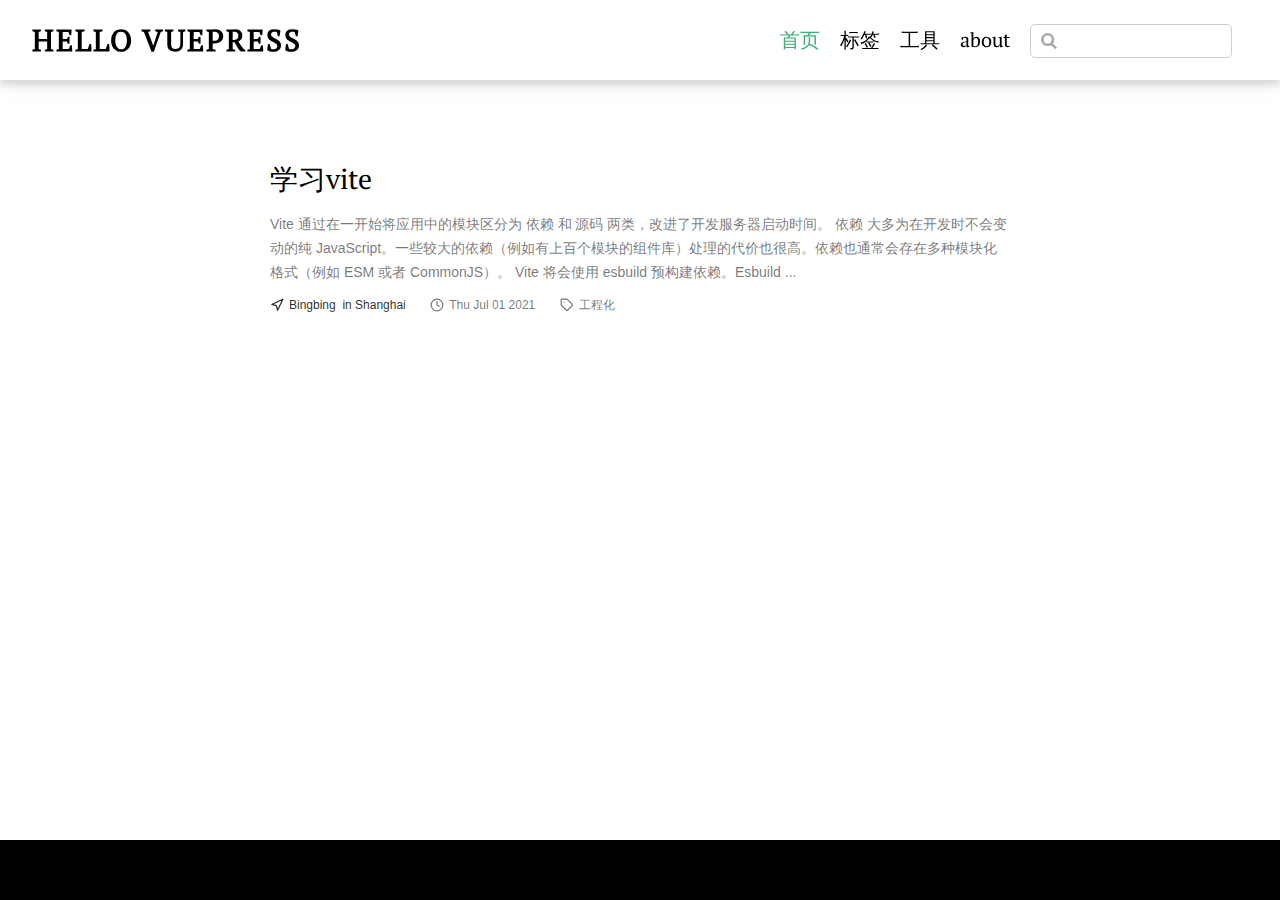
<file: index.html>
<!DOCTYPE html>
<html lang="en-US">
  <head>
    <meta charset="utf-8">
    <meta name="viewport" content="width=device-width,initial-scale=1">
    <title>Post | Hello VuePress</title>
    <meta name="generator" content="VuePress 1.8.2">
    
    <meta name="description" content="Just playing around">
    
    <link rel="preload" href="/assets/css/0.styles.692821f8.css" as="style"><link rel="preload" href="/assets/js/app.8fdd32c4.js" as="script"><link rel="preload" href="/assets/js/6.cc80200a.js" as="script"><link rel="preload" href="/assets/js/13.cb184f29.js" as="script"><link rel="preload" href="/assets/js/4.283536f8.js" as="script"><link rel="prefetch" href="/assets/js/10.73e7f91a.js"><link rel="prefetch" href="/assets/js/11.8c93b357.js"><link rel="prefetch" href="/assets/js/12.679af44c.js"><link rel="prefetch" href="/assets/js/14.beec9953.js"><link rel="prefetch" href="/assets/js/3.5d39a2ef.js"><link rel="prefetch" href="/assets/js/5.6685b7f5.js"><link rel="prefetch" href="/assets/js/7.18920978.js"><link rel="prefetch" href="/assets/js/8.382d584e.js"><link rel="prefetch" href="/assets/js/9.44d89b3c.js"><link rel="prefetch" href="/assets/js/vuejs-paginate.91458820.js">
    <link rel="stylesheet" href="/assets/css/0.styles.692821f8.css">
  </head>
  <body>
    <div id="app" data-server-rendered="true"><div id="vuepress-theme-blog__global-layout"><section id="header-wrapper"><header id="header"><div class="header-wrapper"><div class="title"><a href="/" aria-current="page" class="nav-link home-link router-link-exact-active router-link-active">Hello VuePress </a></div> <div class="header-right-wrap"><ul class="nav"><li class="nav-item"><a href="/" aria-current="page" class="nav-link router-link-exact-active router-link-active">首页</a></li><li class="nav-item"><a href="/tag/" class="nav-link">标签</a></li><li class="nav-item"><a href="/toolLink/" class="nav-link">工具</a></li><li class="nav-item"><a href="/me/" class="nav-link">about</a></li></ul> <div class="search-box"><input aria-label="Search" autocomplete="off" spellcheck="false" value=""> <!----></div> <!----></div></div></header></section> <div id="mobile-header"><div class="mobile-header-bar"><div class="mobile-header-title"><a href="/" aria-current="page" class="nav-link mobile-home-link router-link-exact-active router-link-active">Hello VuePress </a> <svg xmlns="http://www.w3.org/2000/svg" width="24" height="24" viewBox="0 0 24 24" fill="none" stroke="currentColor" stroke-width="2" stroke-linecap="round" stroke-linejoin="round" class="feather feather-menu"><line x1="3" y1="12" x2="21" y2="12"></line><line x1="3" y1="6" x2="21" y2="6"></line><line x1="3" y1="18" x2="21" y2="18"></line></svg></div> <div class="mobile-menu-wrapper"><hr class="menu-divider"> <ul class="mobile-nav"><li class="mobile-nav-item"><a href="/" aria-current="page" class="nav-link router-link-exact-active router-link-active">首页</a></li><li class="mobile-nav-item"><a href="/tag/" class="nav-link">标签</a></li><li class="mobile-nav-item"><a href="/toolLink/" class="nav-link">工具</a></li><li class="mobile-nav-item"><a href="/me/" class="nav-link">about</a></li> <li class="mobile-nav-item"><!----></li></ul></div></div></div> <div class="content-wrapper"><div><div id="base-list-layout"><div itemscope="itemscope" itemtype="http://schema.org/Blog" class="ui-posts"><article itemprop="blogPost" itemscope="itemscope" itemtype="https://schema.org/BlogPosting" class="ui-post"><meta itemprop="mainEntityOfPage" content="/2021/07/01/%E5%AD%A6%E4%B9%A0vite/"> <header itemprop="name headline" class="ui-post-title"><a href="/2021/07/01/%E5%AD%A6%E4%B9%A0vite/" class="nav-link">学习vite</a></header> <p itemprop="description" class="ui-post-summary">
        
Vite 通过在一开始将应用中的模块区分为 依赖 和 源码 两类，改进了开发服务器启动时间。
依赖
大多为在开发时不会变动的纯 JavaScript。一些较大的依赖（例如有上百个模块的组件库）处理的代价也很高。依赖也通常会存在多种模块化格式（例如 ESM 或者 CommonJS）。
Vite 将会使用 esbuild 预构建依赖。Esbuild ...
      </p> <footer><div itemprop="publisher author" itemtype="http://schema.org/Person" itemscope="itemscope" class="ui-post-meta ui-post-author"><svg xmlns="http://www.w3.org/2000/svg" width="24" height="24" viewBox="0 0 24 24" fill="none" stroke="currentColor" stroke-width="2" stroke-linecap="round" stroke-linejoin="round" class="feather feather-navigation"><polygon points="3 11 22 2 13 21 11 13 3 11"></polygon></svg> <span itemprop="name">Bingbing</span> <span itemprop="address">
              in Shanghai
          </span></div> <div class="ui-post-meta ui-post-date"><svg xmlns="http://www.w3.org/2000/svg" width="24" height="24" viewBox="0 0 24 24" fill="none" stroke="currentColor" stroke-width="2" stroke-linecap="round" stroke-linejoin="round" class="feather feather-clock"><circle cx="12" cy="12" r="10"></circle><polyline points="12 6 12 12 16 14"></polyline></svg> <time pubdate itemprop="datePublished" datetime="2021-07-01T00:00:00.000Z">
            Thu Jul 01 2021
          </time></div> <div itemprop="keywords" class="ui-post-meta ui-post-tag"><svg xmlns="http://www.w3.org/2000/svg" width="24" height="24" viewBox="0 0 24 24" fill="none" stroke="currentColor" stroke-width="2" stroke-linecap="round" stroke-linejoin="round" class="feather feather-tag"><path d="M20.59 13.41l-7.17 7.17a2 2 0 0 1-2.83 0L2 12V2h10l8.59 8.59a2 2 0 0 1 0 2.82z"></path><line x1="7" y1="7" x2="7" y2="7"></line></svg> <a href="/tag/工程化">
            工程化
          </a></div></footer></article></div> <!----></div></div></div> <footer class="footer" data-v-3d9deeb8><div class="footer-left-wrap" data-v-3d9deeb8><ul class="contact" data-v-3d9deeb8></ul></div> <div class="footer-right-wrap" data-v-3d9deeb8><ul class="copyright" data-v-3d9deeb8></ul></div></footer></div><div class="global-ui"></div></div>
    <script src="/assets/js/app.8fdd32c4.js" defer></script><script src="/assets/js/6.cc80200a.js" defer></script><script src="/assets/js/13.cb184f29.js" defer></script><script src="/assets/js/4.283536f8.js" defer></script>
  </body>
</html>
</file>
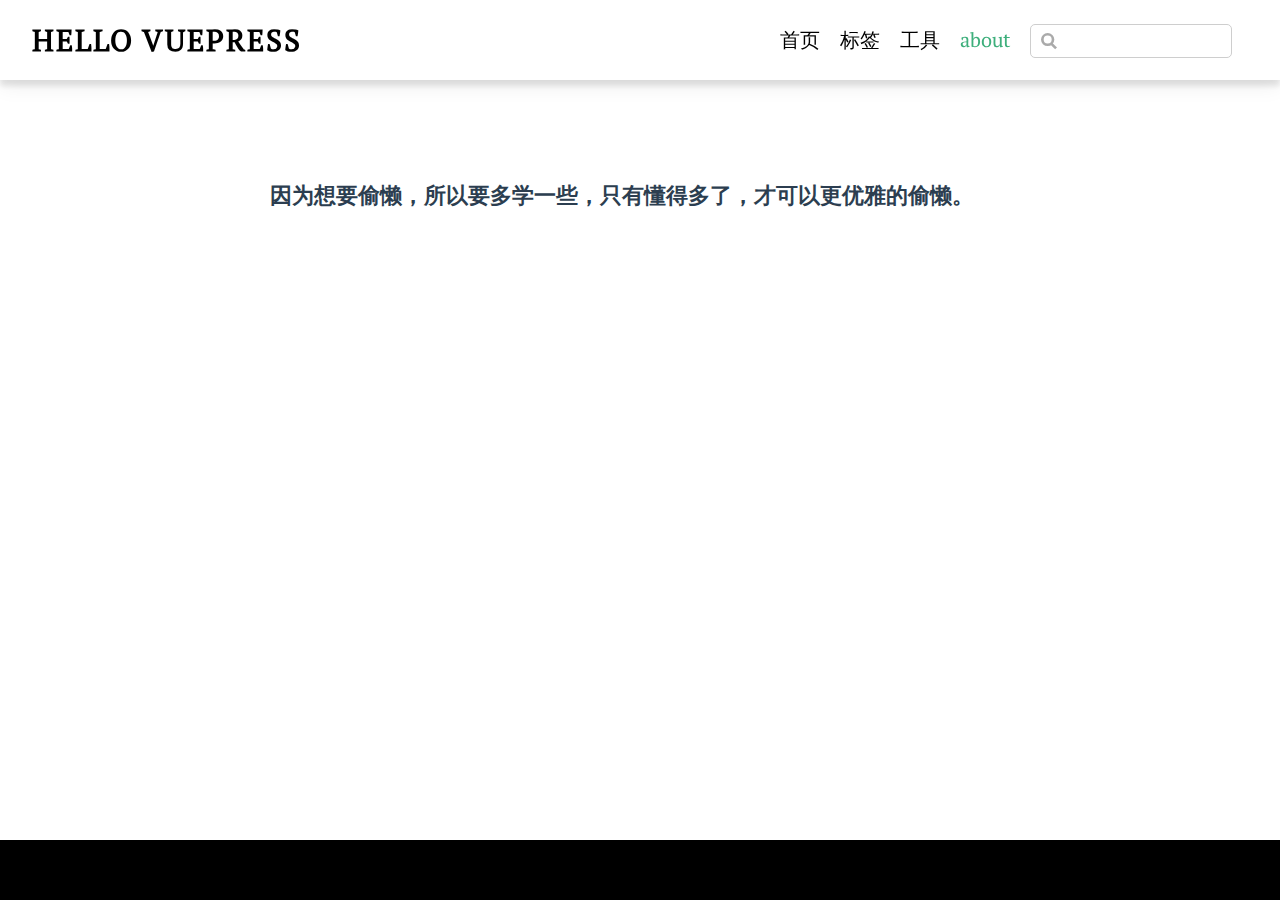
<file: me/index.html>
<!DOCTYPE html>
<html lang="en-US">
  <head>
    <meta charset="utf-8">
    <meta name="viewport" content="width=device-width,initial-scale=1">
    <title>Me | Hello VuePress</title>
    <meta name="generator" content="VuePress 1.8.2">
    
    <meta name="description" content="Just playing around">
    
    <link rel="preload" href="/assets/css/0.styles.692821f8.css" as="style"><link rel="preload" href="/assets/js/app.8fdd32c4.js" as="script"><link rel="preload" href="/assets/js/6.cc80200a.js" as="script"><link rel="preload" href="/assets/js/10.73e7f91a.js" as="script"><link rel="prefetch" href="/assets/js/11.8c93b357.js"><link rel="prefetch" href="/assets/js/12.679af44c.js"><link rel="prefetch" href="/assets/js/13.cb184f29.js"><link rel="prefetch" href="/assets/js/14.beec9953.js"><link rel="prefetch" href="/assets/js/3.5d39a2ef.js"><link rel="prefetch" href="/assets/js/4.283536f8.js"><link rel="prefetch" href="/assets/js/5.6685b7f5.js"><link rel="prefetch" href="/assets/js/7.18920978.js"><link rel="prefetch" href="/assets/js/8.382d584e.js"><link rel="prefetch" href="/assets/js/9.44d89b3c.js"><link rel="prefetch" href="/assets/js/vuejs-paginate.91458820.js">
    <link rel="stylesheet" href="/assets/css/0.styles.692821f8.css">
  </head>
  <body>
    <div id="app" data-server-rendered="true"><div id="vuepress-theme-blog__global-layout"><section id="header-wrapper"><header id="header"><div class="header-wrapper"><div class="title"><a href="/" class="nav-link home-link">Hello VuePress </a></div> <div class="header-right-wrap"><ul class="nav"><li class="nav-item"><a href="/" class="nav-link">首页</a></li><li class="nav-item"><a href="/tag/" class="nav-link">标签</a></li><li class="nav-item"><a href="/toolLink/" class="nav-link">工具</a></li><li class="nav-item"><a href="/me/" aria-current="page" class="nav-link router-link-exact-active router-link-active">about</a></li></ul> <div class="search-box"><input aria-label="Search" autocomplete="off" spellcheck="false" value=""> <!----></div> <!----></div></div></header></section> <div id="mobile-header"><div class="mobile-header-bar"><div class="mobile-header-title"><a href="/" class="nav-link mobile-home-link">Hello VuePress </a> <svg xmlns="http://www.w3.org/2000/svg" width="24" height="24" viewBox="0 0 24 24" fill="none" stroke="currentColor" stroke-width="2" stroke-linecap="round" stroke-linejoin="round" class="feather feather-menu"><line x1="3" y1="12" x2="21" y2="12"></line><line x1="3" y1="6" x2="21" y2="6"></line><line x1="3" y1="18" x2="21" y2="18"></line></svg></div> <div class="mobile-menu-wrapper"><hr class="menu-divider"> <ul class="mobile-nav"><li class="mobile-nav-item"><a href="/" class="nav-link">首页</a></li><li class="mobile-nav-item"><a href="/tag/" class="nav-link">标签</a></li><li class="mobile-nav-item"><a href="/toolLink/" class="nav-link">工具</a></li><li class="mobile-nav-item"><a href="/me/" aria-current="page" class="nav-link router-link-exact-active router-link-active">about</a></li> <li class="mobile-nav-item"><!----></li></ul></div></div></div> <div class="content-wrapper"><div><h3>
    因为想要偷懒，所以要多学一些，只有懂得多了，才可以更优雅的偷懒。
  </h3></div></div> <footer class="footer" data-v-3d9deeb8><div class="footer-left-wrap" data-v-3d9deeb8><ul class="contact" data-v-3d9deeb8></ul></div> <div class="footer-right-wrap" data-v-3d9deeb8><ul class="copyright" data-v-3d9deeb8></ul></div></footer></div><div class="global-ui"></div></div>
    <script src="/assets/js/app.8fdd32c4.js" defer></script><script src="/assets/js/6.cc80200a.js" defer></script><script src="/assets/js/10.73e7f91a.js" defer></script>
  </body>
</html>
</file>
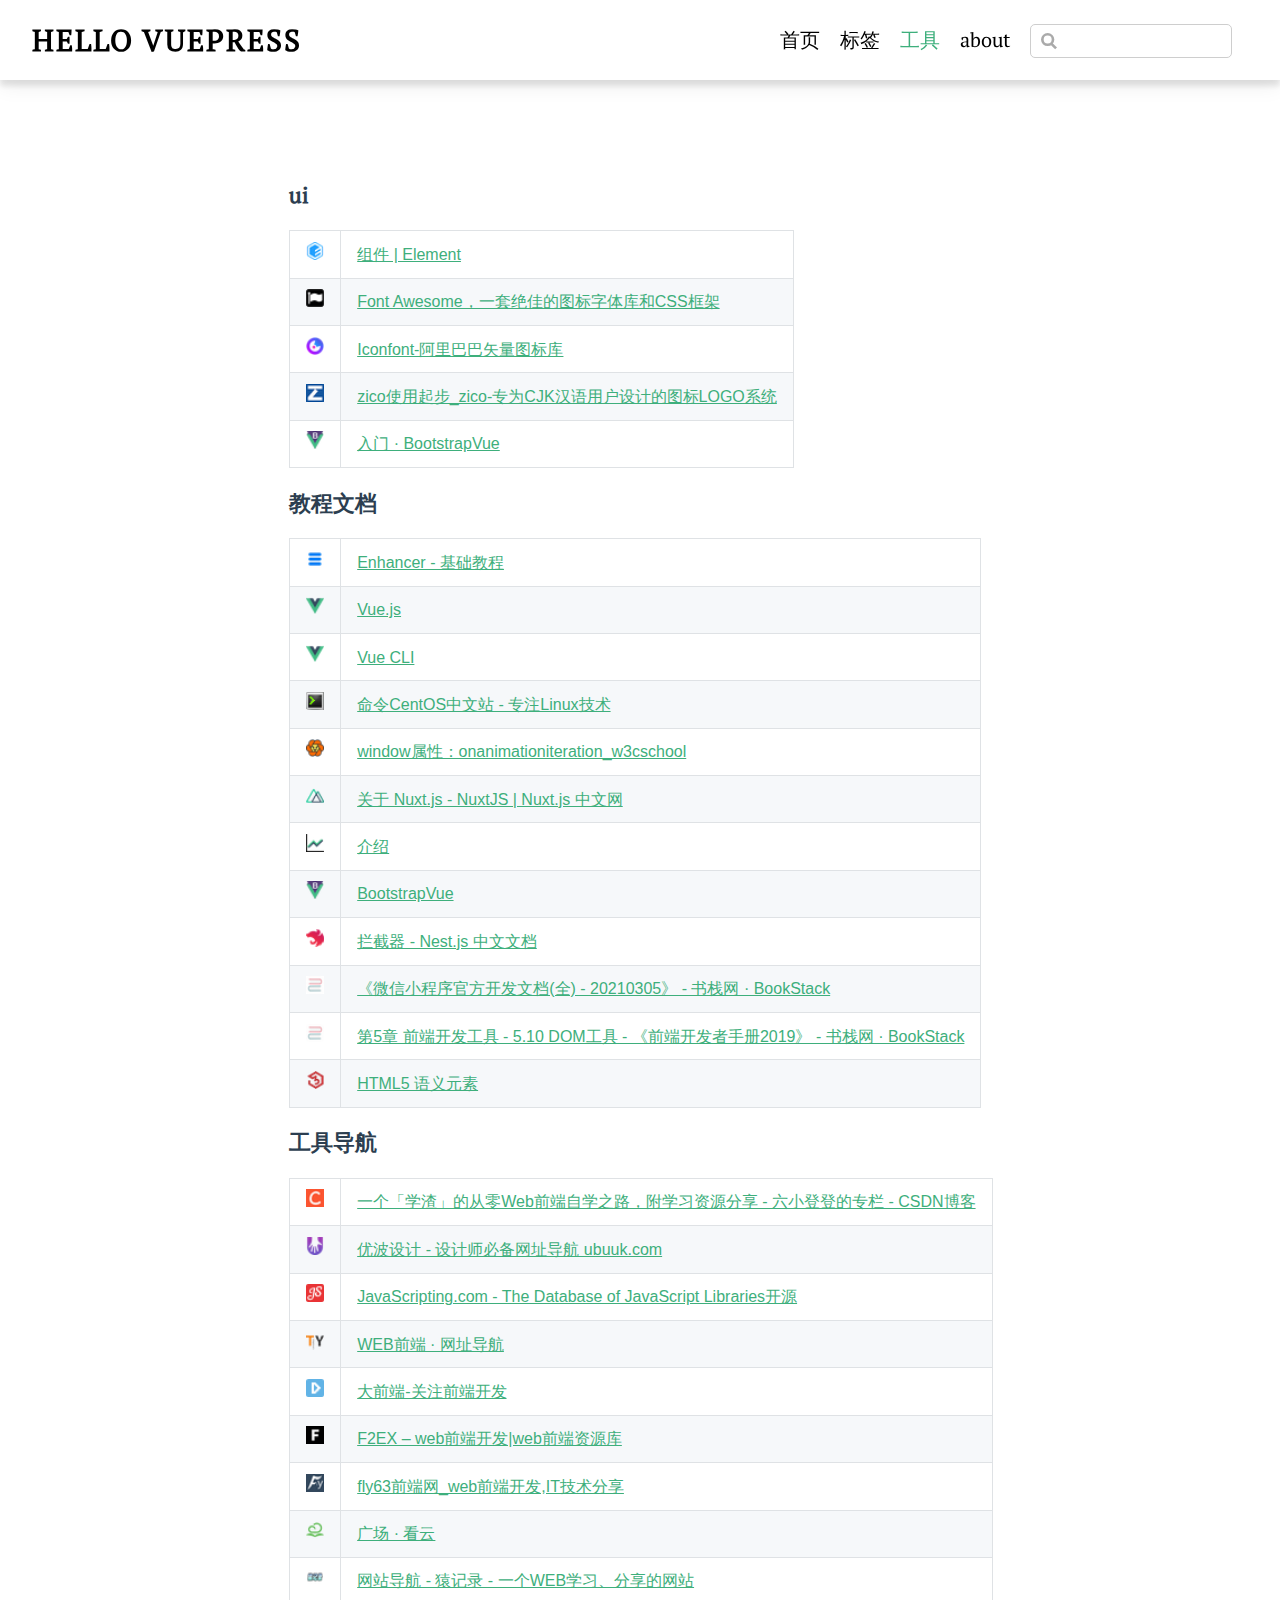
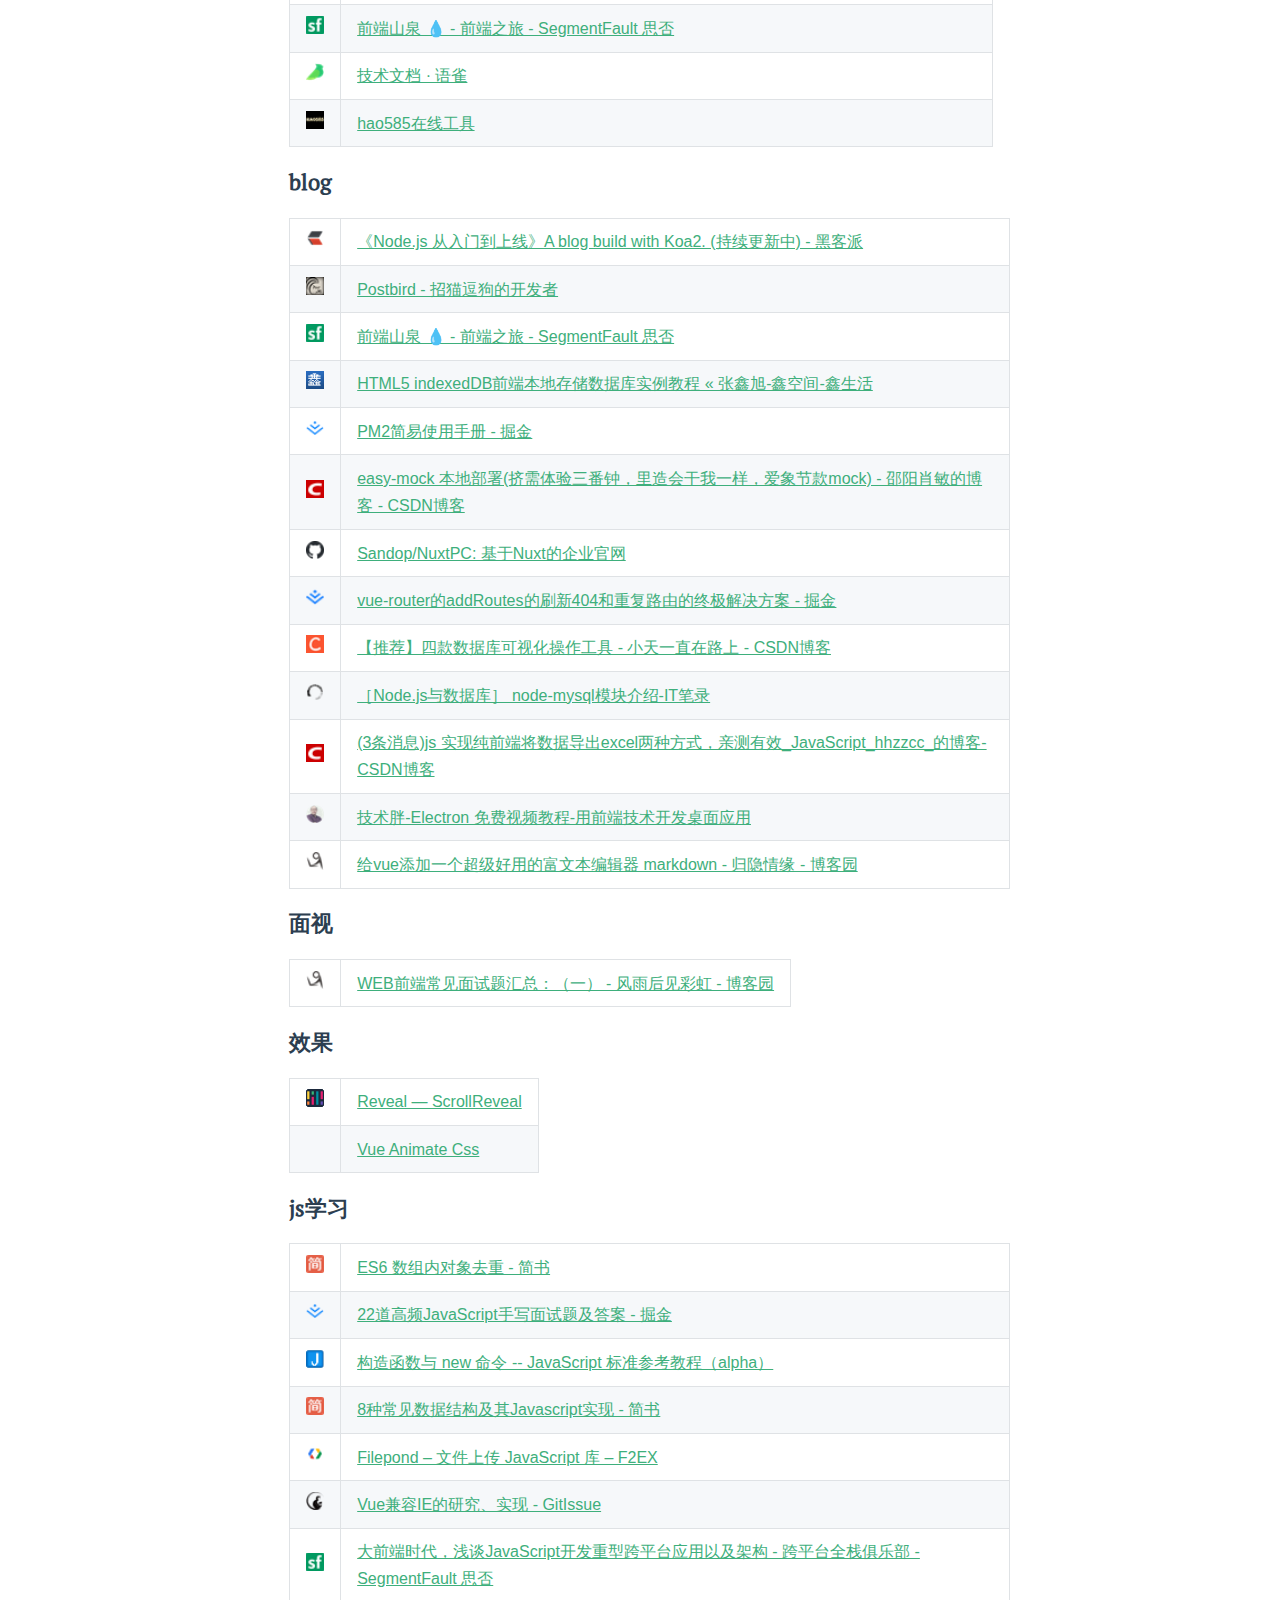
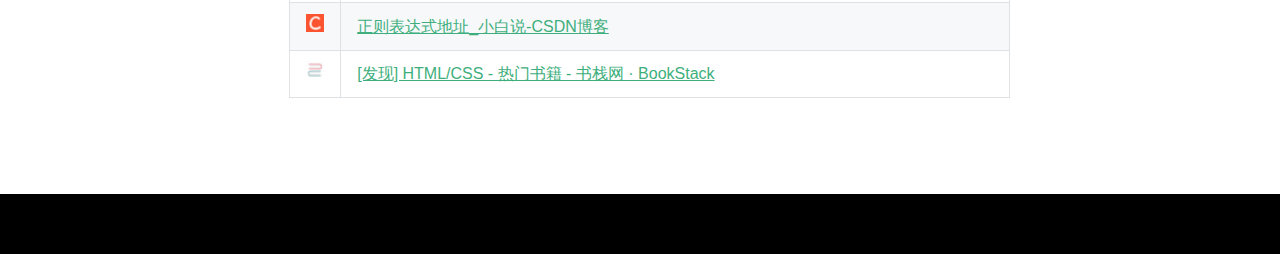
<file: toolLink/index.html>
<!DOCTYPE html>
<html lang="en-US">
  <head>
    <meta charset="utf-8">
    <meta name="viewport" content="width=device-width,initial-scale=1">
    <title>ToolLink | Hello VuePress</title>
    <meta name="generator" content="VuePress 1.8.2">
    
    <meta name="description" content="Just playing around">
    
    <link rel="preload" href="/assets/css/0.styles.692821f8.css" as="style"><link rel="preload" href="/assets/js/app.8fdd32c4.js" as="script"><link rel="preload" href="/assets/js/6.cc80200a.js" as="script"><link rel="preload" href="/assets/js/7.18920978.js" as="script"><link rel="prefetch" href="/assets/js/10.73e7f91a.js"><link rel="prefetch" href="/assets/js/11.8c93b357.js"><link rel="prefetch" href="/assets/js/12.679af44c.js"><link rel="prefetch" href="/assets/js/13.cb184f29.js"><link rel="prefetch" href="/assets/js/14.beec9953.js"><link rel="prefetch" href="/assets/js/3.5d39a2ef.js"><link rel="prefetch" href="/assets/js/4.283536f8.js"><link rel="prefetch" href="/assets/js/5.6685b7f5.js"><link rel="prefetch" href="/assets/js/8.382d584e.js"><link rel="prefetch" href="/assets/js/9.44d89b3c.js"><link rel="prefetch" href="/assets/js/vuejs-paginate.91458820.js">
    <link rel="stylesheet" href="/assets/css/0.styles.692821f8.css">
  </head>
  <body>
    <div id="app" data-server-rendered="true"><div id="vuepress-theme-blog__global-layout"><section id="header-wrapper"><header id="header"><div class="header-wrapper"><div class="title"><a href="/" class="nav-link home-link">Hello VuePress </a></div> <div class="header-right-wrap"><ul class="nav"><li class="nav-item"><a href="/" class="nav-link">首页</a></li><li class="nav-item"><a href="/tag/" class="nav-link">标签</a></li><li class="nav-item"><a href="/toolLink/" aria-current="page" class="nav-link router-link-exact-active router-link-active">工具</a></li><li class="nav-item"><a href="/me/" class="nav-link">about</a></li></ul> <div class="search-box"><input aria-label="Search" autocomplete="off" spellcheck="false" value=""> <!----></div> <!----></div></div></header></section> <div id="mobile-header"><div class="mobile-header-bar"><div class="mobile-header-title"><a href="/" class="nav-link mobile-home-link">Hello VuePress </a> <svg xmlns="http://www.w3.org/2000/svg" width="24" height="24" viewBox="0 0 24 24" fill="none" stroke="currentColor" stroke-width="2" stroke-linecap="round" stroke-linejoin="round" class="feather feather-menu"><line x1="3" y1="12" x2="21" y2="12"></line><line x1="3" y1="6" x2="21" y2="6"></line><line x1="3" y1="18" x2="21" y2="18"></line></svg></div> <div class="mobile-menu-wrapper"><hr class="menu-divider"> <ul class="mobile-nav"><li class="mobile-nav-item"><a href="/" class="nav-link">首页</a></li><li class="mobile-nav-item"><a href="/tag/" class="nav-link">标签</a></li><li class="mobile-nav-item"><a href="/toolLink/" aria-current="page" class="nav-link router-link-exact-active router-link-active">工具</a></li><li class="mobile-nav-item"><a href="/me/" class="nav-link">about</a></li> <li class="mobile-nav-item"><!----></li></ul></div></div></div> <div class="content-wrapper"><div class="tool"><ul></ul> <DL style="display:none;"><H3 ADD_DATE="1565776137" LAST_MODIFIED="1625463896">工具，教程</H3> <DL><A HREF="https://www.jianshu.com/writer#/notebooks/40912576/notes/56618868/preview" ADD_DATE="1574229376" ICON="[data-uri]">简书 - 写文章</A> <A HREF="https://cloud.tencent.com/developer/devdocs" ADD_DATE="1615344369" ICON="[data-uri]">开发者手册 - 云+社区 - 腾讯云</A> <A HREF="https://www.bootcdn.cn/" ADD_DATE="1615371129" ICON="[data-uri]">BootCDN - Bootstrap 中文网开源项目免费 CDN 加速服务</A> <A HREF="https://mp.weixin.qq.com/s/-TC07TQoiTNRUJIdBv46SQ" ADD_DATE="1575599407" ICON="[data-uri]">一篇文章，教你学会Git</A> <A HREF="http://www.divcss5.com/shili/" ADD_DATE="1576048620" ICON="[data-uri]">DIV+CSS实例_CSS实例 - DIV+CSS学习教程与资源分享平台</A></DL> <A HREF="https://www.jianshu.com/" ADD_DATE="1566810194" ICON="[data-uri]">简书 - 创作你的创作</A> <A HREF="http://192.168.1.148:8089/swagger-ui.html" ADD_DATE="1591868999" ICON="[data-uri]">Swagger UI</A> <H3 ADD_DATE="1625462132" LAST_MODIFIED="1625462785">ui</H3> <DL><A HREF="https://element.eleme.cn/#/zh-CN/component/table" ADD_DATE="1560393587" ICON="[data-uri]">组件 | Element</A> <A HREF="http://fontawesome.dashgame.com/" ADD_DATE="1572425914" ICON="[data-uri]">Font Awesome，一套绝佳的图标字体库和CSS框架</A> <A HREF="https://www.iconfont.cn/" ADD_DATE="1569560944" ICON="[data-uri]">Iconfont-阿里巴巴矢量图标库</A> <A HREF="http://ico.z01.com/start/" ADD_DATE="1587884120" ICON="[data-uri]">zico使用起步_zico-专为CJK汉语用户设计的图标LOGO系统</A> <A HREF="http://code.z01.com/bootstrap-vue/docs/#browser-support" ADD_DATE="1587883753" ICON="[data-uri]">入门 · BootstrapVue</A></DL> <H3 ADD_DATE="1625462249" LAST_MODIFIED="1625464417">教程文档</H3> <DL><A HREF="https://enhancer.io/tutorials" ADD_DATE="1566264954" ICON="[data-uri]">Enhancer - 基础教程</A> <A HREF="https://cn.vuejs.org/" ADD_DATE="1592372949" ICON="[data-uri]">Vue.js</A> <A HREF="https://cli.vuejs.org/zh/" ADD_DATE="1592373378" ICON="[data-uri]">Vue CLI</A> <A HREF="https://www.centoschina.cn/command" ADD_DATE="1573702000" ICON="[data-uri]">命令CentOS中文站 - 专注Linux技术</A> <A HREF="https://www.w3cschool.cn/fetch_api/fetch_api-upoh2oin.html" ADD_DATE="1574324088" ICON="[data-uri]">window属性：onanimationiteration_w3cschool</A> <A HREF="https://www.nuxtjs.cn/guide" ADD_DATE="1588994283" ICON="[data-uri]">关于 Nuxt.js - NuxtJS | Nuxt.js 中文网</A> <A HREF="https://v-charts.js.org/#/" ADD_DATE="1625463130" ICON="[data-uri]">介绍</A> <A HREF="https://bootstrap-vue.org/" ADD_DATE="1625463267" ICON="[data-uri]">BootstrapVue</A> <A HREF="https://docs.nestjs.cn/7/interceptors" ADD_DATE="1597289413" ICON="[data-uri]">拦截器 - Nest.js 中文文档</A> <A HREF="https://www.bookstack.cn/books/miniprogram-guide-20210305" ADD_DATE="1625464289" ICON="[data-uri]">《微信小程序官方开发文档(全) - 20210305》 - 书栈网 · BookStack</A> <A HREF="https://www.bookstack.cn/read/front-end-handbook-2019-zh/ch5-ch5.10.md" ADD_DATE="1625464392" ICON="[data-uri]">第5章 前端开发工具 - 5.10 DOM工具 - 《前端开发者手册2019》 - 书栈网 · BookStack</A> <A HREF="https://www.w3school.com.cn/html/html5_semantic_elements.asp" ADD_DATE="1565143252" ICON="[data-uri]">HTML5 语义元素</A></DL> <H3 ADD_DATE="1588993263" LAST_MODIFIED="1625462249">工具导航</H3> <DL><A HREF="https://blog.csdn.net/qq_32135281/article/details/87554088" ADD_DATE="1565776020" ICON="[data-uri]">一个「学渣」的从零Web前端自学之路，附学习资源分享 - 六小登登的专栏 - CSDN博客</A> <A HREF="https://ubuuk.com/" ADD_DATE="1565776004" ICON="[data-uri]">优波设计 - 设计师必备网址导航 ubuuk.com</A> <A HREF="https://www.javascripting.com/" ADD_DATE="1565771494" ICON="[data-uri]">JavaScripting.com - The Database of JavaScript Libraries开源</A> <A HREF="http://nav.templatesy.com/" ADD_DATE="1565143386" ICON="[data-uri]">WEB前端 · 网址导航</A> <A HREF="http://www.daqianduan.com/" ADD_DATE="1565143229" ICON="[data-uri]">大前端-关注前端开发</A> <A HREF="http://f2ex.cn/" ADD_DATE="1588993781" ICON="[data-uri]">F2EX – web前端开发|web前端资源库</A> <A HREF="http://www.fly63.com/" ADD_DATE="1594777791" ICON="[data-uri]">fly63前端网_web前端开发,IT技术分享</A> <A HREF="https://www.kancloud.cn/explore" ADD_DATE="1595583702" ICON="[data-uri]">广场 · 看云</A> <A HREF="http://yxlblog.com/list-29.html" ADD_DATE="1596173257" ICON="[data-uri]">网站导航 - 猿记录 - 一个WEB学习、分享的网站</A> <A HREF="https://segmentfault.com/a/1190000019292646?utm_source=sf-related" ADD_DATE="1597900202" ICON="[data-uri]">前端山泉 💧 - 前端之旅 - SegmentFault 思否</A> <A HREF="https://www.yuque.com/qisui-enviq/nvnog6" ADD_DATE="1598335933" ICON="[data-uri]">技术文档 · 语雀</A> <A HREF="http://www.hao585.com/" ADD_DATE="1610415973" ICON="[data-uri]">hao585在线工具</A></DL> <H3 ADD_DATE="1575599230" LAST_MODIFIED="1625463351">blog</H3> <DL><A HREF="https://hacpai.com/article/1528099904539" ADD_DATE="1575599230" ICON="[data-uri]">《Node.js 从入门到上线》A blog build with Koa2. (持续更新中) - 黑客派</A> <A HREF="http://www.ptbird.cn/" ADD_DATE="1575599488" ICON="[data-uri]">Postbird - 招猫逗狗的开发者</A> <A HREF="https://segmentfault.com/a/1190000019292646?utm_source=sf-related" ADD_DATE="1597900740" ICON="[data-uri]">前端山泉 💧 - 前端之旅 - SegmentFault 思否</A> <A HREF="https://www.zhangxinxu.com/wordpress/2017/07/html5-indexeddb-js-example/" ADD_DATE="1592822142" ICON="[data-uri]">HTML5 indexedDB前端本地存储数据库实例教程 « 张鑫旭-鑫空间-鑫生活</A> <A HREF="https://juejin.im/post/5be406705188256dbb5176f9#heading-0" ADD_DATE="1571708847" ICON="[data-uri]">PM2简易使用手册 - 掘金</A> <A HREF="https://blog.csdn.net/qq_32340877/article/details/82693227" ADD_DATE="1571297665" ICON="[data-uri]">easy-mock 本地部署(挤需体验三番钟，里造会干我一样，爱象节款mock) - 邵阳肖敏的博客 - CSDN博客</A> <A HREF="https://github.com/Sandop/NuxtPC" ADD_DATE="1571711354" ICON="[data-uri]">Sandop/NuxtPC: 基于Nuxt的企业官网</A> <A HREF="https://juejin.im/post/5d730f50518825770c43a6da" ADD_DATE="1572256388" ICON="[data-uri]">vue-router的addRoutes的刷新404和重复路由的终极解决方案 - 掘金</A> <A HREF="https://blog.csdn.net/tian330726/article/details/83716337" ADD_DATE="1573028350" ICON="[data-uri]">【推荐】四款数据库可视化操作工具 - 小天一直在路上 - CSDN博客</A> <A HREF="https://itbilu.com/nodejs/npm/NyPG8LhlW.html" ADD_DATE="1574213078" ICON="[data-uri]">［Node.js与数据库］ node-mysql模块介绍-IT笔录</A> <A HREF="https://blog.csdn.net/hhzzcc_/article/details/80419396" ADD_DATE="1585633685" ICON="[data-uri]">(3条消息)js 实现纯前端将数据导出excel两种方式，亲测有效_JavaScript_hhzzcc_的博客-CSDN博客</A> <A HREF="https://jspang.com/detailed?id=62#toc21" ADD_DATE="1590544397" ICON="[data-uri]">技术胖-Electron 免费视频教程-用前端技术开发桌面应用</A> <A HREF="https://www.cnblogs.com/hermit-gyqy/p/12101324.html" ADD_DATE="1594778604" ICON="[data-uri]">给vue添加一个超级好用的富文本编辑器 markdown - 归隐情缘 - 博客园</A></DL> <H3 ADD_DATE="1625462377" LAST_MODIFIED="1625462928">面视</H3> <DL><A HREF="https://www.cnblogs.com/moqiutao/p/9872066.html" ADD_DATE="1589884081" ICON="[data-uri]">WEB前端常见面试题汇总：（一） - 风雨后见彩虹 - 博客园</A></DL> <H3 ADD_DATE="1625462713" LAST_MODIFIED="1625464430">效果</H3> <DL><A HREF="https://scrollrevealjs.org/api/reveal.html" ADD_DATE="1588992971" ICON="[data-uri]">Reveal — ScrollReveal</A> <A HREF="https://jofftiquez.github.io/v-animate-css/" ADD_DATE="1592907434">Vue Animate Css</A></DL> <H3 ADD_DATE="1588993124" LAST_MODIFIED="1597890818">js学习</H3> <DL><A HREF="https://www.jianshu.com/p/41e42a7b2d0f" ADD_DATE="1565776097" ICON="[data-uri]">ES6 数组内对象去重 - 简书</A> <A HREF="https://juejin.im/post/5d51e16d6fb9a06ae17d6bbc" ADD_DATE="1565662886" ICON="[data-uri]">22道高频JavaScript手写面试题及答案 - 掘金</A> <A HREF="https://javascript.ruanyifeng.com/oop/basic.html#toc2" ADD_DATE="1565775986" ICON="[data-uri]">构造函数与 new 命令 -- JavaScript 标准参考教程（alpha）</A> <A HREF="https://www.jianshu.com/p/a891423b78d3" ADD_DATE="1567072220" ICON="[data-uri]">8种常见数据结构及其Javascript实现 - 简书</A> <A HREF="http://f2ex.cn/filepond-javascript-file-upload-library/" ADD_DATE="1588993800" ICON="[data-uri]">Filepond – 文件上传 JavaScript 库 – F2EX</A> <A HREF="https://gitissue.com/issues/5c00b20dd1960114edfa8362" ADD_DATE="1567157463" ICON="[data-uri]">Vue兼容IE的研究、实现 - GitIssue</A> <A HREF="https://segmentfault.com/a/1190000020519749" ADD_DATE="1569832247" ICON="[data-uri]">大前端时代，浅谈JavaScript开发重型跨平台应用以及架构 - 跨平台全栈俱乐部 - SegmentFault 思否</A> <A HREF="https://blog.csdn.net/qq_15150353/article/details/52729550" ADD_DATE="1596700229" ICON="[data-uri]">正则表达式地址_小白说-CSDN博客</A> <A HREF="https://www.bookstack.cn/explore?cid=17&amp;tab=popular" ADD_DATE="1597890818" ICON="[data-uri]">[发现] HTML/CSS - 热门书籍 - 书栈网 · BookStack</A></DL></DL></div></div> <footer class="footer" data-v-3d9deeb8><div class="footer-left-wrap" data-v-3d9deeb8><ul class="contact" data-v-3d9deeb8></ul></div> <div class="footer-right-wrap" data-v-3d9deeb8><ul class="copyright" data-v-3d9deeb8></ul></div></footer></div><div class="global-ui"></div></div>
    <script src="/assets/js/app.8fdd32c4.js" defer></script><script src="/assets/js/6.cc80200a.js" defer></script><script src="/assets/js/7.18920978.js" defer></script>
  </body>
</html>
</file>
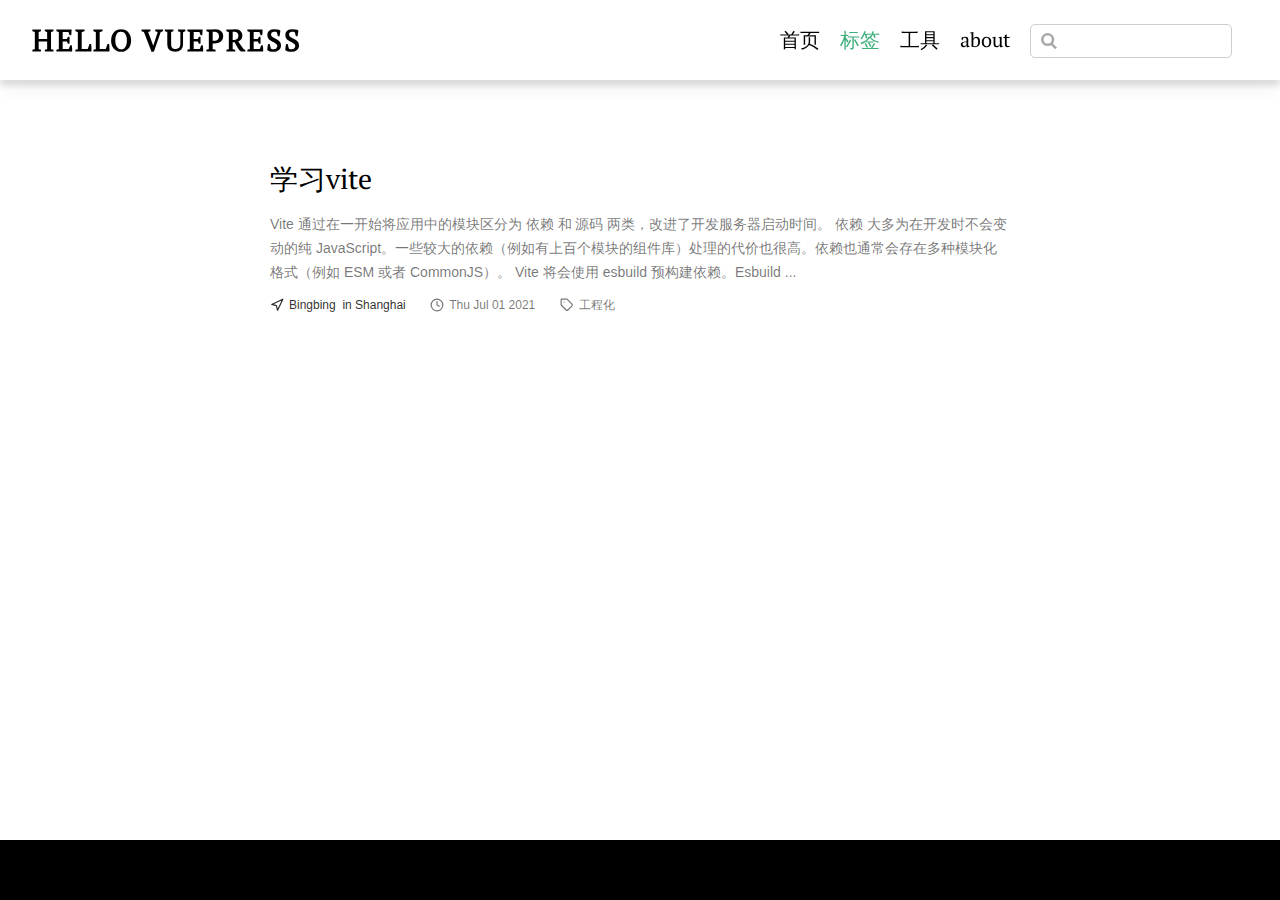
<file: tag/工程化/index.html>
<!DOCTYPE html>
<html lang="en-US">
  <head>
    <meta charset="utf-8">
    <meta name="viewport" content="width=device-width,initial-scale=1">
    <title>工程化 Tag | Hello VuePress</title>
    <meta name="generator" content="VuePress 1.8.2">
    
    <meta name="description" content="Just playing around">
    
    <link rel="preload" href="/assets/css/0.styles.692821f8.css" as="style"><link rel="preload" href="/assets/js/app.8fdd32c4.js" as="script"><link rel="preload" href="/assets/js/6.cc80200a.js" as="script"><link rel="preload" href="/assets/js/13.cb184f29.js" as="script"><link rel="preload" href="/assets/js/4.283536f8.js" as="script"><link rel="prefetch" href="/assets/js/10.73e7f91a.js"><link rel="prefetch" href="/assets/js/11.8c93b357.js"><link rel="prefetch" href="/assets/js/12.679af44c.js"><link rel="prefetch" href="/assets/js/14.beec9953.js"><link rel="prefetch" href="/assets/js/3.5d39a2ef.js"><link rel="prefetch" href="/assets/js/5.6685b7f5.js"><link rel="prefetch" href="/assets/js/7.18920978.js"><link rel="prefetch" href="/assets/js/8.382d584e.js"><link rel="prefetch" href="/assets/js/9.44d89b3c.js"><link rel="prefetch" href="/assets/js/vuejs-paginate.91458820.js">
    <link rel="stylesheet" href="/assets/css/0.styles.692821f8.css">
  </head>
  <body>
    <div id="app" data-server-rendered="true"><div id="vuepress-theme-blog__global-layout"><section id="header-wrapper"><header id="header"><div class="header-wrapper"><div class="title"><a href="/" class="nav-link home-link">Hello VuePress </a></div> <div class="header-right-wrap"><ul class="nav"><li class="nav-item"><a href="/" class="nav-link">首页</a></li><li class="nav-item"><a href="/tag/" class="nav-link router-link-active">标签</a></li><li class="nav-item"><a href="/toolLink/" class="nav-link">工具</a></li><li class="nav-item"><a href="/me/" class="nav-link">about</a></li></ul> <div class="search-box"><input aria-label="Search" autocomplete="off" spellcheck="false" value=""> <!----></div> <!----></div></div></header></section> <div id="mobile-header"><div class="mobile-header-bar"><div class="mobile-header-title"><a href="/" class="nav-link mobile-home-link">Hello VuePress </a> <svg xmlns="http://www.w3.org/2000/svg" width="24" height="24" viewBox="0 0 24 24" fill="none" stroke="currentColor" stroke-width="2" stroke-linecap="round" stroke-linejoin="round" class="feather feather-menu"><line x1="3" y1="12" x2="21" y2="12"></line><line x1="3" y1="6" x2="21" y2="6"></line><line x1="3" y1="18" x2="21" y2="18"></line></svg></div> <div class="mobile-menu-wrapper"><hr class="menu-divider"> <ul class="mobile-nav"><li class="mobile-nav-item"><a href="/" class="nav-link">首页</a></li><li class="mobile-nav-item"><a href="/tag/" class="nav-link router-link-active">标签</a></li><li class="mobile-nav-item"><a href="/toolLink/" class="nav-link">工具</a></li><li class="mobile-nav-item"><a href="/me/" class="nav-link">about</a></li> <li class="mobile-nav-item"><!----></li></ul></div></div></div> <div class="content-wrapper"><div><div id="base-list-layout"><div itemscope="itemscope" itemtype="http://schema.org/Blog" class="ui-posts"><article itemprop="blogPost" itemscope="itemscope" itemtype="https://schema.org/BlogPosting" class="ui-post"><meta itemprop="mainEntityOfPage" content="/2021/07/01/%E5%AD%A6%E4%B9%A0vite/"> <header itemprop="name headline" class="ui-post-title"><a href="/2021/07/01/%E5%AD%A6%E4%B9%A0vite/" class="nav-link">学习vite</a></header> <p itemprop="description" class="ui-post-summary">
        
Vite 通过在一开始将应用中的模块区分为 依赖 和 源码 两类，改进了开发服务器启动时间。
依赖
大多为在开发时不会变动的纯 JavaScript。一些较大的依赖（例如有上百个模块的组件库）处理的代价也很高。依赖也通常会存在多种模块化格式（例如 ESM 或者 CommonJS）。
Vite 将会使用 esbuild 预构建依赖。Esbuild ...
      </p> <footer><div itemprop="publisher author" itemtype="http://schema.org/Person" itemscope="itemscope" class="ui-post-meta ui-post-author"><svg xmlns="http://www.w3.org/2000/svg" width="24" height="24" viewBox="0 0 24 24" fill="none" stroke="currentColor" stroke-width="2" stroke-linecap="round" stroke-linejoin="round" class="feather feather-navigation"><polygon points="3 11 22 2 13 21 11 13 3 11"></polygon></svg> <span itemprop="name">Bingbing</span> <span itemprop="address">
              in Shanghai
          </span></div> <div class="ui-post-meta ui-post-date"><svg xmlns="http://www.w3.org/2000/svg" width="24" height="24" viewBox="0 0 24 24" fill="none" stroke="currentColor" stroke-width="2" stroke-linecap="round" stroke-linejoin="round" class="feather feather-clock"><circle cx="12" cy="12" r="10"></circle><polyline points="12 6 12 12 16 14"></polyline></svg> <time pubdate itemprop="datePublished" datetime="2021-07-01T00:00:00.000Z">
            Thu Jul 01 2021
          </time></div> <div itemprop="keywords" class="ui-post-meta ui-post-tag"><svg xmlns="http://www.w3.org/2000/svg" width="24" height="24" viewBox="0 0 24 24" fill="none" stroke="currentColor" stroke-width="2" stroke-linecap="round" stroke-linejoin="round" class="feather feather-tag"><path d="M20.59 13.41l-7.17 7.17a2 2 0 0 1-2.83 0L2 12V2h10l8.59 8.59a2 2 0 0 1 0 2.82z"></path><line x1="7" y1="7" x2="7" y2="7"></line></svg> <a href="/tag/工程化" aria-current="page" class="router-link-exact-active router-link-active">
            工程化
          </a></div></footer></article></div> <!----></div></div></div> <footer class="footer" data-v-3d9deeb8><div class="footer-left-wrap" data-v-3d9deeb8><ul class="contact" data-v-3d9deeb8></ul></div> <div class="footer-right-wrap" data-v-3d9deeb8><ul class="copyright" data-v-3d9deeb8></ul></div></footer></div><div class="global-ui"></div></div>
    <script src="/assets/js/app.8fdd32c4.js" defer></script><script src="/assets/js/6.cc80200a.js" defer></script><script src="/assets/js/13.cb184f29.js" defer></script><script src="/assets/js/4.283536f8.js" defer></script>
  </body>
</html>
</file>
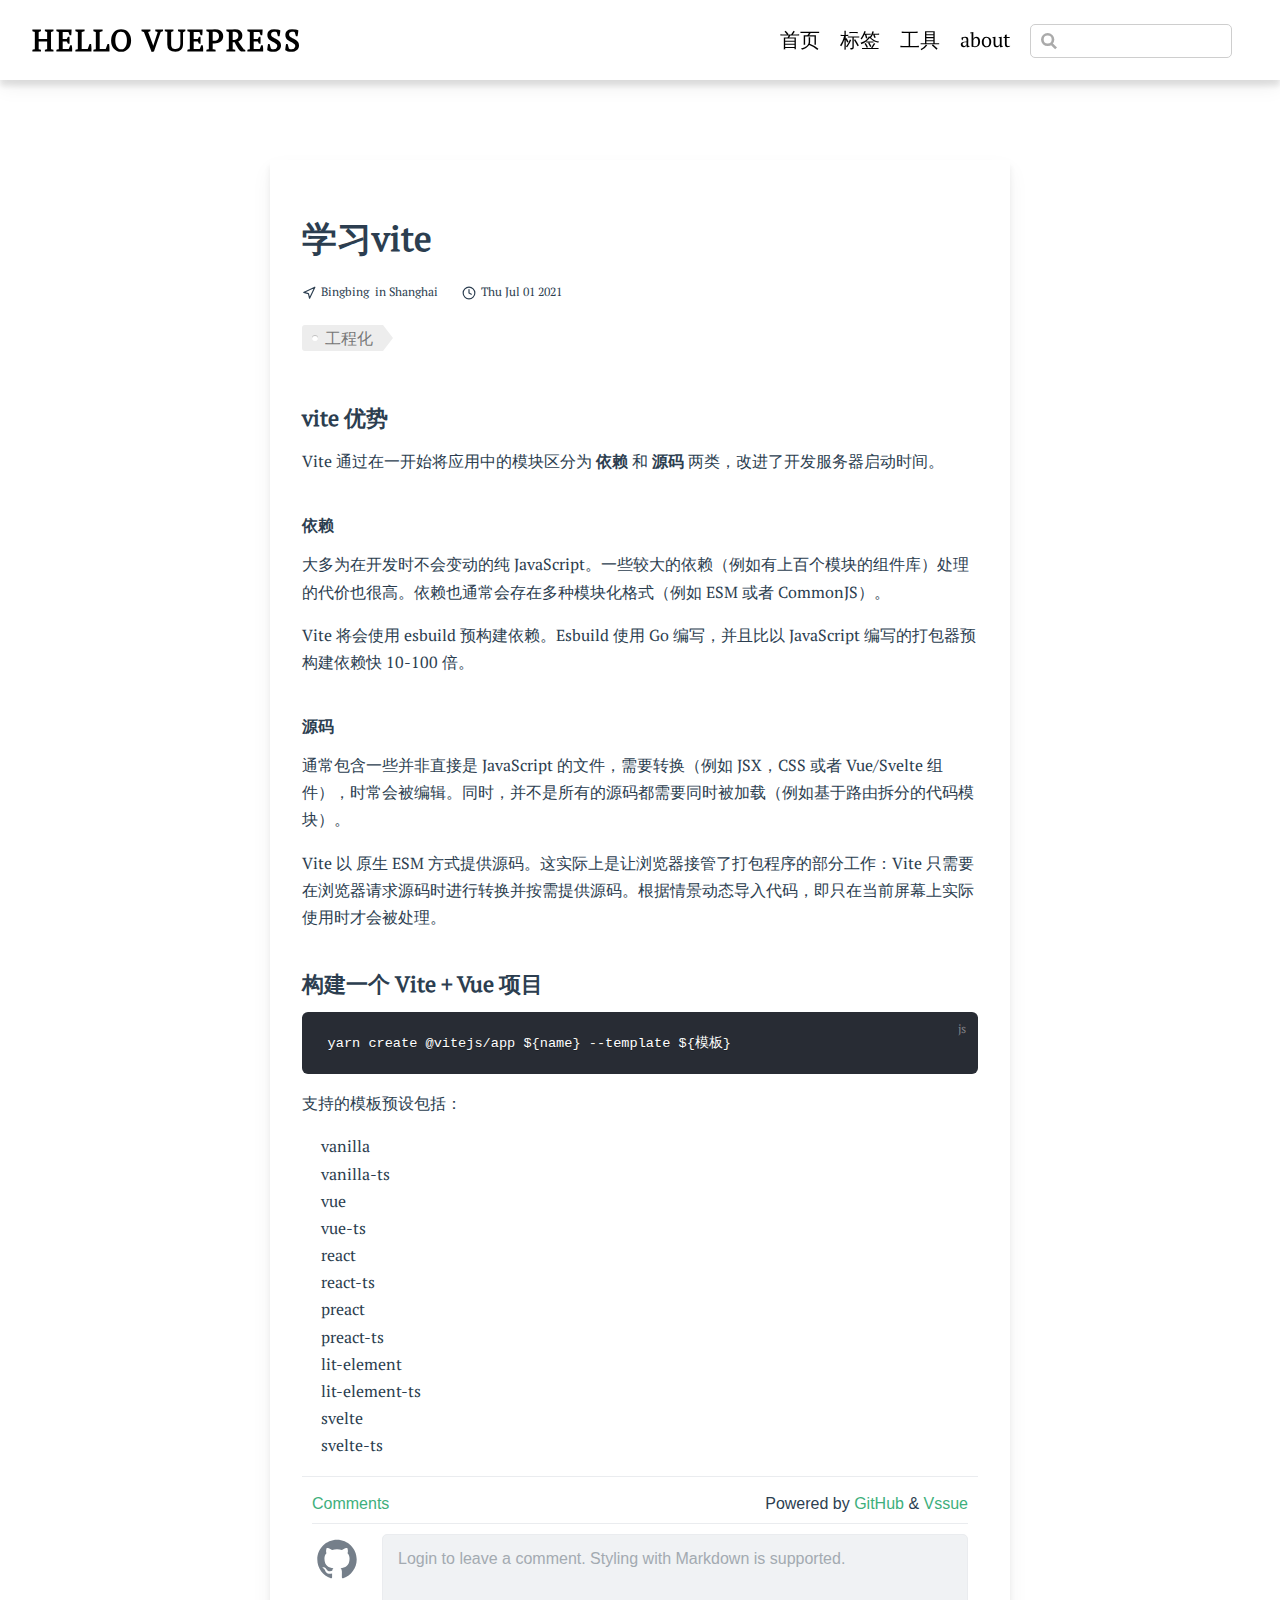
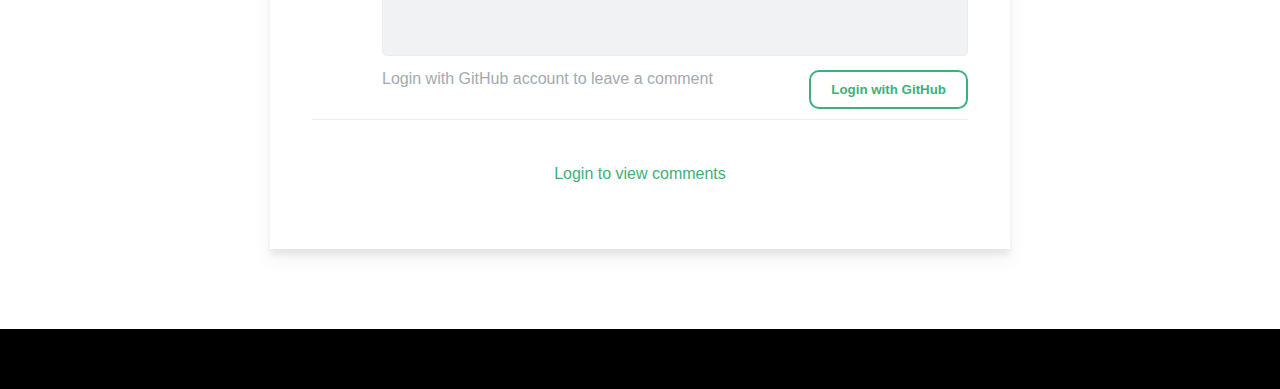
<file: 2021/07/01/学习vite/index.html>
<!DOCTYPE html>
<html lang="en-US">
  <head>
    <meta charset="utf-8">
    <meta name="viewport" content="width=device-width,initial-scale=1">
    <title>学习vite | Hello VuePress</title>
    <meta name="generator" content="VuePress 1.8.2">
    
    <meta name="description" content="
Vite 通过在一开始将应用中的模块区分为 依赖 和 源码 两类，改进了开发服务器启动时间。
依赖
大多为在开发时不会变动的纯 JavaScript。一些较大的依赖（例如有上百个模块的组件库）处理的代价也很高。依赖也通常会存在多种模块化格式（例如 ESM 或者 CommonJS）。
Vite 将会使用 esbuild 预构建依赖。Esbuild ...">
    
    <link rel="preload" href="/assets/css/0.styles.692821f8.css" as="style"><link rel="preload" href="/assets/js/app.8fdd32c4.js" as="script"><link rel="preload" href="/assets/js/6.cc80200a.js" as="script"><link rel="preload" href="/assets/js/3.5d39a2ef.js" as="script"><link rel="preload" href="/assets/js/14.beec9953.js" as="script"><link rel="prefetch" href="/assets/js/10.73e7f91a.js"><link rel="prefetch" href="/assets/js/11.8c93b357.js"><link rel="prefetch" href="/assets/js/12.679af44c.js"><link rel="prefetch" href="/assets/js/13.cb184f29.js"><link rel="prefetch" href="/assets/js/4.283536f8.js"><link rel="prefetch" href="/assets/js/5.6685b7f5.js"><link rel="prefetch" href="/assets/js/7.18920978.js"><link rel="prefetch" href="/assets/js/8.382d584e.js"><link rel="prefetch" href="/assets/js/9.44d89b3c.js"><link rel="prefetch" href="/assets/js/vuejs-paginate.91458820.js">
    <link rel="stylesheet" href="/assets/css/0.styles.692821f8.css">
  </head>
  <body>
    <div id="app" data-server-rendered="true"><div id="vuepress-theme-blog__global-layout"><section id="header-wrapper"><header id="header"><div class="header-wrapper"><div class="title"><a href="/" class="nav-link home-link">Hello VuePress </a></div> <div class="header-right-wrap"><ul class="nav"><li class="nav-item"><a href="/" class="nav-link">首页</a></li><li class="nav-item"><a href="/tag/" class="nav-link">标签</a></li><li class="nav-item"><a href="/toolLink/" class="nav-link">工具</a></li><li class="nav-item"><a href="/me/" class="nav-link">about</a></li></ul> <div class="search-box"><input aria-label="Search" autocomplete="off" spellcheck="false" value=""> <!----></div> <!----></div></div></header></section> <div id="mobile-header"><div class="mobile-header-bar"><div class="mobile-header-title"><a href="/" class="nav-link mobile-home-link">Hello VuePress </a> <svg xmlns="http://www.w3.org/2000/svg" width="24" height="24" viewBox="0 0 24 24" fill="none" stroke="currentColor" stroke-width="2" stroke-linecap="round" stroke-linejoin="round" class="feather feather-menu"><line x1="3" y1="12" x2="21" y2="12"></line><line x1="3" y1="6" x2="21" y2="6"></line><line x1="3" y1="18" x2="21" y2="18"></line></svg></div> <div class="mobile-menu-wrapper"><hr class="menu-divider"> <ul class="mobile-nav"><li class="mobile-nav-item"><a href="/" class="nav-link">首页</a></li><li class="mobile-nav-item"><a href="/tag/" class="nav-link">标签</a></li><li class="mobile-nav-item"><a href="/toolLink/" class="nav-link">工具</a></li><li class="mobile-nav-item"><a href="/me/" class="nav-link">about</a></li> <li class="mobile-nav-item"><!----></li></ul></div></div></div> <div class="content-wrapper"><div id="vuepress-theme-blog__post-layout"><article itemscope="itemscope" itemtype="https://schema.org/BlogPosting" class="vuepress-blog-theme-content"><header><h1 itemprop="name headline" class="post-title">
        学习vite
      </h1> <div class="post-meta"><div itemprop="publisher author" itemtype="http://schema.org/Person" itemscope="itemscope" class="post-meta-author"><svg xmlns="http://www.w3.org/2000/svg" width="24" height="24" viewBox="0 0 24 24" fill="none" stroke="currentColor" stroke-width="2" stroke-linecap="round" stroke-linejoin="round" class="feather feather-navigation"><polygon points="3 11 22 2 13 21 11 13 3 11"></polygon></svg> <span itemprop="name">Bingbing</span> <span itemprop="address">   in Shanghai</span></div> <div class="post-meta-date"><svg xmlns="http://www.w3.org/2000/svg" width="24" height="24" viewBox="0 0 24 24" fill="none" stroke="currentColor" stroke-width="2" stroke-linecap="round" stroke-linejoin="round" class="feather feather-clock"><circle cx="12" cy="12" r="10"></circle><polyline points="12 6 12 12 16 14"></polyline></svg> <time pubdate itemprop="datePublished" datetime="2021-07-01T00:00:00.000Z">
      Thu Jul 01 2021
    </time></div> <ul itemprop="keywords" class="post-meta-tags"><li class="post-tag" data-v-42ccfcd5><a href="/tag/工程化" data-v-42ccfcd5><span data-v-42ccfcd5>工程化</span></a></li></ul></div></header> <div itemprop="articleBody" class="content__default"><h3 id="vite-优势"><a href="#vite-优势" class="header-anchor">#</a> vite 优势</h3> <p>Vite 通过在一开始将应用中的模块区分为 <strong>依赖</strong> 和 <strong>源码</strong> 两类，改进了开发服务器启动时间。</p> <h4 id="依赖"><a href="#依赖" class="header-anchor">#</a> 依赖</h4> <p>大多为在开发时不会变动的纯 JavaScript。一些较大的依赖（例如有上百个模块的组件库）处理的代价也很高。依赖也通常会存在多种模块化格式（例如 ESM 或者 CommonJS）。</p> <p>Vite 将会使用 esbuild 预构建依赖。Esbuild 使用 Go 编写，并且比以 JavaScript 编写的打包器预构建依赖快 10-100 倍。</p> <h4 id="源码"><a href="#源码" class="header-anchor">#</a> 源码</h4> <p>通常包含一些并非直接是 JavaScript 的文件，需要转换（例如 JSX，CSS 或者 Vue/Svelte 组件），时常会被编辑。同时，并不是所有的源码都需要同时被加载（例如基于路由拆分的代码模块）。</p> <p>Vite 以 原生 ESM 方式提供源码。这实际上是让浏览器接管了打包程序的部分工作：Vite 只需要在浏览器请求源码时进行转换并按需提供源码。根据情景动态导入代码，即只在当前屏幕上实际使用时才会被处理。</p> <h3 id="构建一个-vite-vue-项目"><a href="#构建一个-vite-vue-项目" class="header-anchor">#</a> 构建一个 Vite + Vue 项目</h3> <div class="language-js extra-class"><pre class="language-js"><code>yarn create @vitejs<span class="token operator">/</span>app $<span class="token punctuation">{</span>name<span class="token punctuation">}</span> <span class="token operator">--</span>template $<span class="token punctuation">{</span>模板<span class="token punctuation">}</span>
</code></pre></div><p>支持的模板预设包括：</p> <ul><li>vanilla</li> <li>vanilla-ts</li> <li>vue</li> <li>vue-ts</li> <li>react</li> <li>react-ts</li> <li>preact</li> <li>preact-ts</li> <li>lit-element</li> <li>lit-element-ts</li> <li>svelte</li> <li>svelte-ts</li></ul></div> <footer><!----> <hr> <!----></footer></article> <div class="sticker vuepress-toc"><div class="vuepress-toc-item vuepress-toc-h3 active"><a href="#vite-优势" title="vite 优势">vite 优势</a></div><div class="vuepress-toc-item vuepress-toc-h3"><a href="#构建一个-vite-vue-项目" title="构建一个 Vite + Vue 项目">构建一个 Vite + Vue 项目</a></div></div></div></div> <footer class="footer" data-v-3d9deeb8><div class="footer-left-wrap" data-v-3d9deeb8><ul class="contact" data-v-3d9deeb8></ul></div> <div class="footer-right-wrap" data-v-3d9deeb8><ul class="copyright" data-v-3d9deeb8></ul></div></footer></div><div class="global-ui"></div></div>
    <script src="/assets/js/app.8fdd32c4.js" defer></script><script src="/assets/js/6.cc80200a.js" defer></script><script src="/assets/js/3.5d39a2ef.js" defer></script><script src="/assets/js/14.beec9953.js" defer></script>
  </body>
</html>
</file>
<file: assets/css/0.styles.692821f8.css>
.medium-zoom-overlay{z-index:100}.medium-zoom-overlay~img{z-index:101}.search-box{display:inline-block;position:relative;margin-right:1rem}.search-box input{cursor:text;width:10rem;height:2rem;color:#4e6e8e;display:inline-block;border:1px solid #cfd4db;border-radius:2rem;font-size:.9rem;line-height:2rem;padding:0 .5rem 0 2rem;outline:none;transition:all .2s ease;background:#fff url(/assets/img/search.83621669.svg) .6rem .5rem no-repeat;background-size:1rem}.search-box input:focus{cursor:auto;border-color:#3eaf7c}.search-box .suggestions{background:#fff;width:20rem;position:absolute;top:2rem;border:1px solid #cfd4db;border-radius:6px;padding:.4rem;list-style-type:none}.search-box .suggestions.align-right{right:0}.search-box .suggestion{line-height:1.4;padding:.4rem .6rem;border-radius:4px;cursor:pointer}.search-box .suggestion a{white-space:normal;color:#5d82a6}.search-box .suggestion a .page-title{font-weight:600}.search-box .suggestion a .header{font-size:.9em;margin-left:.25em}.search-box .suggestion.focused{background-color:#f3f4f5}.search-box .suggestion.focused a{color:#3eaf7c}@media (max-width:959px){.search-box input{cursor:pointer;width:0;border-color:transparent;position:relative}.search-box input:focus{cursor:text;left:0;width:10rem}}@media (-ms-high-contrast:none){.search-box input{height:2rem}}@media (max-width:959px) and (min-width:719px){.search-box .suggestions{left:0}}@media (max-width:719px){.search-box{margin-right:0}.search-box input{left:1rem}.search-box .suggestions{right:0}}@media (max-width:419px){.search-box .suggestions{width:calc(100vw - 4rem)}.search-box input:focus{width:8rem}}.feed{display:flex;align-items:center;color:inherit}.feed:hover{color:#3eaf7c}#header{z-index:12;position:fixed;top:0;width:100vw;height:80px;box-sizing:border-box;background-color:#fff;padding:20px 32px;margin:auto;box-shadow:0 5px 20px rgba(0,0,0,.03),0 6px 6px rgba(0,0,0,.05);transition:all 1s cubic-bezier(.25,.8,.25,1)}#header ol,#header ul{list-style:none;margin:0;padding:0}#header:hover{box-shadow:0 5px 20px rgba(0,0,0,.08),0 6px 6px rgba(0,0,0,.1)}.header-wrapper{display:flex;line-height:40px;height:40px}.header-wrapper .title{font-size:30px;margin:0;letter-spacing:2px;display:block;text-transform:uppercase}.header-wrapper .title a{color:#000;font-weight:700;font-family:PT Serif,Serif;text-decoration:none}.header-wrapper .header-right-wrap{flex:1;display:flex;justify-content:flex-end;align-items:center}.header-wrapper .header-right-wrap .nav{flex:0 0 auto;display:flex;margin:0}.header-wrapper .header-right-wrap .nav .nav-item{margin-left:20px}.header-wrapper .header-right-wrap .nav .nav-item a{font-family:PT Serif,Serif;font-size:20px;text-decoration:none;transition:color .3s}.header-wrapper .header-right-wrap .search-box{font-family:PT Serif,Serif;margin-left:20px}.header-wrapper .header-right-wrap .search-box input{border-radius:5px;transition:all .5s;border:1px solid #cecece}.header-wrapper .header-right-wrap .search-box input:hover{border:1px solid #3eaf7c;box-shadow:0 0 5px #3eaf7c}.header-wrapper .header-right-wrap .search-box .suggestions{border:1px solid #000;top:40px;right:0}.header-wrapper .header-right-wrap .search-box .suggestions a{color:#000;text-decoration:none}.header-wrapper .header-right-wrap .search-box .suggestions a.focused{color:#3eaf7c}@media (max-width:719px){#header{display:none}.header-wrapper{flex-direction:column}.header-wrapper .header-right-wrap{display:none}}.mobile-header-bar{font-family:PT Serif,Serif;z-index:12;position:fixed;top:0;width:100vw;box-sizing:border-box;background-color:#fff;margin:auto;box-shadow:0 5px 20px rgba(0,0,0,.03),0 6px 6px rgba(0,0,0,.05);transition:all 1s cubic-bezier(.25,.8,.25,1)}#mobile-header .mobile-header-title{display:flex;align-items:center;justify-content:space-between;padding:1.2em}#mobile-header .mobile-header-title .mobile-home-link{text-decoration:none;text-transform:uppercase;font-family:PT Serif,Serif;color:#222;font-weight:700}.mobile-nav-item{padding:10px 0;list-style:none}.mobile-nav-item a{text-decoration:none}.menu-divider{margin:0}.mobile-menu-wrapper{max-height:0;overflow:hidden;transition:.3s ease;background-color:#fff}.mobile-menu-wrapper.open{max-height:450px;transition:.3s ease}@media (min-width:719px){#mobile-header{display:none}}ol[data-v-3d9deeb8],ul[data-v-3d9deeb8]{list-style:none;margin:0;padding:0}.footer[data-v-3d9deeb8]{min-height:60px;box-sizing:border-box;background-color:#000;display:flex;padding:15px 32px}.footer .footer-left-wrap[data-v-3d9deeb8]{line-height:30px;flex:1;display:flex}.footer .footer-left-wrap .contact[data-v-3d9deeb8]{display:flex;flex-wrap:wrap;justify-content:center}.footer .footer-left-wrap .contact .contact-item[data-v-3d9deeb8]{margin-right:10px}.footer .footer-left-wrap .contact .contact-item a[data-v-3d9deeb8]{font-size:12px;color:#828282;text-decoration:none;transition:color .3s}.footer .footer-left-wrap .contact .contact-item a[data-v-3d9deeb8]:hover{color:#fff}.footer .footer-right-wrap[data-v-3d9deeb8]{flex:1;display:flex;align-items:center;justify-content:center}@media (min-width:959px){.footer .footer-right-wrap[data-v-3d9deeb8]{justify-content:flex-end}}.footer .footer-right-wrap .copyright[data-v-3d9deeb8]{display:flex;justify-content:flex-end}.footer .footer-right-wrap .copyright .copyright-item[data-v-3d9deeb8]{flex:0 0 auto;padding:0 10px;position:relative;line-height:12px;border-right:1px solid #828282;font-size:12px;color:#828282}.footer .footer-right-wrap .copyright .copyright-item[data-v-3d9deeb8]:last-child{border-right:none}.footer .footer-right-wrap .copyright .copyright-item a[data-v-3d9deeb8]{color:currentColor;text-decoration:none;transition:color .3s}.footer .footer-right-wrap .copyright .copyright-item a[data-v-3d9deeb8]:hover{color:hsla(0,0%,100%,.9)}@media (max-width:719px){.footer[data-v-3d9deeb8]{min-height:100px;flex-direction:column}.footer .footer-left-wrap[data-v-3d9deeb8]{align-items:center;justify-content:center}.footer .footer-right-wrap .copyright[data-v-3d9deeb8]{display:block}.footer .footer-right-wrap .copyright .copyright-item[data-v-3d9deeb8]{line-height:1;border-right:none;text-align:center}}#vuepress-theme-blog__global-layout{word-wrap:break-word}.content-wrapper{padding:160px 15px 80px;min-height:calc(100vh - 300px);max-width:740px;margin:0 auto}@media (max-width:719px){.content-wrapper{padding:100px 15px 20px;min-height:calc(100vh - 180px)}}code[class*=language-],pre[class*=language-]{color:#f8f8f2;background:none;text-shadow:0 1px rgba(0,0,0,.3);font-family:Consolas,Monaco,Andale Mono,Ubuntu Mono,monospace;font-size:1em;text-align:left;white-space:pre;word-spacing:normal;word-break:normal;word-wrap:normal;line-height:1.5;-moz-tab-size:4;-o-tab-size:4;tab-size:4;-webkit-hyphens:none;-ms-hyphens:none;hyphens:none}pre[class*=language-]{padding:1em;margin:.5em 0;overflow:auto;border-radius:.3em}:not(pre)>code[class*=language-],pre[class*=language-]{background:#272822}:not(pre)>code[class*=language-]{padding:.1em;border-radius:.3em;white-space:normal}.token.cdata,.token.comment,.token.doctype,.token.prolog{color:#8292a2}.token.punctuation{color:#f8f8f2}.token.namespace{opacity:.7}.token.constant,.token.deleted,.token.property,.token.symbol,.token.tag{color:#f92672}.token.boolean,.token.number{color:#ae81ff}.token.attr-name,.token.builtin,.token.char,.token.inserted,.token.selector,.token.string{color:#a6e22e}.language-css .token.string,.style .token.string,.token.entity,.token.operator,.token.url,.token.variable{color:#f8f8f2}.token.atrule,.token.attr-value,.token.class-name,.token.function{color:#e6db74}.token.keyword{color:#66d9ef}.token.important,.token.regex{color:#fd971f}.token.bold,.token.important{font-weight:700}.token.italic{font-style:italic}.token.entity{cursor:help}@font-face{font-family:"PT Serif";font-style:normal;font-weight:400;font-display:swap;src:local("PT Serif"),local("PTSerif-Regular"),url(/assets/fonts/EJRVQgYoZZY2vCFuvAFbzr-_dSb_nco.9738e026.woff2) format("woff2");unicode-range:U+0460-052f,U+1c80-1c88,U+20b4,U+2de0-2dff,U+a640-a69f,U+fe2e-fe2f}@font-face{font-family:"PT Serif";font-style:normal;font-weight:400;font-display:swap;src:local("PT Serif"),local("PTSerif-Regular"),url([data-uri]) format("woff2");unicode-range:U+0400-045f,U+0490-0491,U+04b0-04b1,U+2116}@font-face{font-family:"PT Serif";font-style:normal;font-weight:400;font-display:swap;src:local("PT Serif"),local("PTSerif-Regular"),url([data-uri]) format("woff2");unicode-range:U+0100-024f,U+0259,U+1e??,U+2020,U+20a0-20ab,U+20ad-20cf,U+2113,U+2c60-2c7f,U+a720-a7ff}@font-face{font-family:"PT Serif";font-style:normal;font-weight:400;font-display:swap;src:local("PT Serif"),local("PTSerif-Regular"),url(/assets/fonts/EJRVQgYoZZY2vCFuvAFWzr-_dSb_.b450bfca.woff2) format("woff2");unicode-range:U+00??,U+0131,U+0152-0153,U+02bb-02bc,U+02c6,U+02da,U+02dc,U+2000-206f,U+2074,U+20ac,U+2122,U+2191,U+2193,U+2212,U+2215,U+feff,U+fffd}.content__default code{color:#476582;padding:.1rem .4rem;margin:.1rem;font-size:.85em;background-color:rgba(27,31,35,.05);border-radius:15px}.content__default code .token.deleted{color:#ec5975}.content__default code .token.inserted{color:#3eaf7c}.content__default pre,.content__default pre[class*=language-]{line-height:1.4;padding:1.25rem 1.5rem;margin:.85rem 0;background-color:#282c34;border-radius:6px;overflow:auto}.content__default pre[class*=language-] code,.content__default pre code{color:#fff;padding:0;background-color:transparent;border-radius:0}div[class*=language-]{position:relative;background-color:#282c34;border-radius:6px}div[class*=language-] .highlight-lines{-webkit-user-select:none;user-select:none;padding-top:1.3rem;position:absolute;top:0;left:0;width:100%;line-height:1.4}div[class*=language-] .highlight-lines .highlighted{background-color:hsla(0,0%,100%,.2)}div[class*=language-] pre,div[class*=language-] pre[class*=language-]{background:transparent;position:relative;z-index:1}div[class*=language-]:before{position:absolute;z-index:3;top:.8em;right:1em;font-size:.75rem;color:hsla(0,0%,100%,.4)}div[class*=language-]:not(.line-numbers-mode) .line-numbers-wrapper{display:none}div[class*=language-].line-numbers-mode .highlight-lines .highlighted{position:relative}div[class*=language-].line-numbers-mode .highlight-lines .highlighted:before{content:" ";position:absolute;z-index:3;left:0;top:0;display:block;width:3.5rem;height:100%;background-color:rgba(0,0,0,.66)}div[class*=language-].line-numbers-mode pre{padding-left:4.5rem;vertical-align:middle}div[class*=language-].line-numbers-mode .line-numbers-wrapper{position:absolute;top:0;width:3.5rem;text-align:center;color:hsla(0,0%,100%,.3);padding:1.25rem 0;line-height:1.4}div[class*=language-].line-numbers-mode .line-numbers-wrapper br{-webkit-user-select:none;user-select:none}div[class*=language-].line-numbers-mode .line-numbers-wrapper .line-number{position:relative;z-index:4;-webkit-user-select:none;user-select:none;font-size:.85em}div[class*=language-].line-numbers-mode:after{content:"";position:absolute;z-index:2;top:0;left:0;width:3.5rem;height:100%;border-radius:6px 0 0 6px;border-right:1px solid rgba(0,0,0,.66);background-color:#282c34}div[class~=language-js]:before{content:"js"}div[class~=language-ts]:before{content:"ts"}div[class~=language-html]:before{content:"html"}div[class~=language-md]:before{content:"md"}div[class~=language-vue]:before{content:"vue"}div[class~=language-css]:before{content:"css"}div[class~=language-sass]:before{content:"sass"}div[class~=language-scss]:before{content:"scss"}div[class~=language-less]:before{content:"less"}div[class~=language-stylus]:before{content:"stylus"}div[class~=language-go]:before{content:"go"}div[class~=language-java]:before{content:"java"}div[class~=language-c]:before{content:"c"}div[class~=language-sh]:before{content:"sh"}div[class~=language-yaml]:before{content:"yaml"}div[class~=language-py]:before{content:"py"}div[class~=language-docker]:before{content:"docker"}div[class~=language-dockerfile]:before{content:"dockerfile"}div[class~=language-makefile]:before{content:"makefile"}div[class~=language-javascript]:before{content:"js"}div[class~=language-typescript]:before{content:"ts"}div[class~=language-markup]:before{content:"html"}div[class~=language-markdown]:before{content:"md"}div[class~=language-json]:before{content:"json"}div[class~=language-ruby]:before{content:"rb"}div[class~=language-python]:before{content:"py"}div[class~=language-bash]:before{content:"sh"}div[class~=language-php]:before{content:"php"}.global-ui .sw-update-popup{border-color:#3eaf7c;color:#3eaf7c;border-radius:10px}.global-ui .sw-update-popup button{background:#d05dd2;color:#fff;border-radius:5px;border:none}body,html{padding:0;margin:0}body{font-family:-apple-system,BlinkMacSystemFont,Segoe UI,Roboto,Oxygen,Ubuntu,Cantarell,Fira Sans,Droid Sans,Helvetica Neue,sans-serif;-webkit-font-smoothing:antialiased;-moz-osx-font-smoothing:grayscale;font-size:16px;color:#2c3e50;background-color:#fff}.content__default:not(.custom) a:hover{text-decoration:underline}.content__default:not(.custom) p.demo{padding:1rem 1.5rem;border:1px solid #ddd;border-radius:4px}.content__default:not(.custom) img{max-width:100%}.content__default.custom{padding:0;margin:0}.content__default.custom img{max-width:100%}a{font-weight:500;color:#3eaf7c;text-decoration:underline}a:hover{color:#328c63}p a code{font-weight:400;color:#3eaf7c}kbd{background:#eee;border:.15rem solid #ddd;border-bottom:.25rem solid #ddd;border-radius:.15rem;padding:0 .15em}blockquote{font-size:.9rem;color:#1f573e;border-left:3px solid #3eaf7c;margin:.5rem 0;padding:.25rem 0 .25rem 1rem}blockquote>p{margin:0}ol,ul{padding-left:1.2em}strong{font-weight:600}h1,h2,h3,h4,h5,h6{font-weight:600;line-height:1.25;font-family:PT Serif,Serif}.content__default:not(.custom)>h1,.content__default:not(.custom)>h2,.content__default:not(.custom)>h3,.content__default:not(.custom)>h4,.content__default:not(.custom)>h5,.content__default:not(.custom)>h6{margin-top:calc(.5rem - 80px);padding-top:calc(80px + 1rem);margin-bottom:0}h1:hover .header-anchor,h2:hover .header-anchor,h3:hover .header-anchor,h4:hover .header-anchor,h5:hover .header-anchor,h6:hover .header-anchor{opacity:1}h1{font-size:2.2rem}h2{font-size:1.65rem;padding-bottom:.3rem;border-bottom:1px solid #eaecef}h3{font-size:1.35rem}a.header-anchor{font-size:.85em;float:left;margin-left:-.87em;padding-right:.23em;margin-top:.125em;opacity:0}a.header-anchor:hover{text-decoration:none}.line-number,code,kbd{font-family:source-code-pro,Menlo,Monaco,Consolas,Courier New,monospace}ol,p,ul{line-height:1.7}hr{border:0;border-top:1px solid #eaecef}table{border-collapse:collapse;margin:1rem 0;display:block;overflow-x:auto}tr{border-top:1px solid #dfe2e5}tr:nth-child(2n){background-color:#f6f8fa}td,th{border:1px solid #dfe2e5;padding:.6em 1em}@media (max-width:719px){.content__default:not(.custom)>h1:first-child{padding-top:2rem}}@media (max-width:419px){h1{font-size:1.9rem}.content__default div[class*=language-]{margin:.85rem -1.5rem;border-radius:0}}#nprogress{pointer-events:none}#nprogress .bar{background:#3eaf7c;position:fixed;z-index:1031;top:0;left:0;width:100%;height:2px}#nprogress .peg{display:block;position:absolute;right:0;width:100px;height:100%;box-shadow:0 0 10px #3eaf7c,0 0 5px #3eaf7c;opacity:1;transform:rotate(3deg) translateY(-4px)}#nprogress .spinner{display:block;position:fixed;z-index:1031;top:15px;right:15px}#nprogress .spinner-icon{width:18px;height:18px;box-sizing:border-box;border-color:#3eaf7c transparent transparent #3eaf7c;border-style:solid;border-width:2px;border-radius:50%;-webkit-animation:nprogress-spinner .4s linear infinite;animation:nprogress-spinner .4s linear infinite}.nprogress-custom-parent{overflow:hidden;position:relative}.nprogress-custom-parent #nprogress .bar,.nprogress-custom-parent #nprogress .spinner{position:absolute}@-webkit-keyframes nprogress-spinner{0%{transform:rotate(0deg)}to{transform:rotate(1turn)}}@keyframes nprogress-spinner{0%{transform:rotate(0deg)}to{transform:rotate(1turn)}}@font-face{font-family:octicons-link;src:url([data-uri]) format("woff")}.markdown-body .octicon{display:inline-block;fill:currentColor;vertical-align:text-bottom}.markdown-body .anchor{float:left;line-height:1;margin-left:-20px;padding-right:4px}.markdown-body .anchor:focus{outline:none}.markdown-body h1 .octicon-link,.markdown-body h2 .octicon-link,.markdown-body h3 .octicon-link,.markdown-body h4 .octicon-link,.markdown-body h5 .octicon-link,.markdown-body h6 .octicon-link{color:#1b1f23;vertical-align:middle;visibility:hidden}.markdown-body h1:hover .anchor,.markdown-body h2:hover .anchor,.markdown-body h3:hover .anchor,.markdown-body h4:hover .anchor,.markdown-body h5:hover .anchor,.markdown-body h6:hover .anchor{text-decoration:none}.markdown-body h1:hover .anchor .octicon-link,.markdown-body h2:hover .anchor .octicon-link,.markdown-body h3:hover .anchor .octicon-link,.markdown-body h4:hover .anchor .octicon-link,.markdown-body h5:hover .anchor .octicon-link,.markdown-body h6:hover .anchor .octicon-link{visibility:visible}.markdown-body{-ms-text-size-adjust:100%;-webkit-text-size-adjust:100%;color:#24292e;font-family:-apple-system,BlinkMacSystemFont,Segoe UI,Helvetica,Arial,sans-serif,Apple Color Emoji,Segoe UI Emoji,Segoe UI Symbol;font-size:16px;line-height:1.5;word-wrap:break-word}.markdown-body .pl-c{color:#6a737d}.markdown-body .pl-c1,.markdown-body .pl-s .pl-v{color:#005cc5}.markdown-body .pl-e,.markdown-body .pl-en{color:#6f42c1}.markdown-body .pl-s .pl-s1,.markdown-body .pl-smi{color:#24292e}.markdown-body .pl-ent{color:#22863a}.markdown-body .pl-k{color:#d73a49}.markdown-body .pl-pds,.markdown-body .pl-s,.markdown-body .pl-s .pl-pse .pl-s1,.markdown-body .pl-sr,.markdown-body .pl-sr .pl-cce,.markdown-body .pl-sr .pl-sra,.markdown-body .pl-sr .pl-sre{color:#032f62}.markdown-body .pl-smw,.markdown-body .pl-v{color:#e36209}.markdown-body .pl-bu{color:#b31d28}.markdown-body .pl-ii{background-color:#b31d28;color:#fafbfc}.markdown-body .pl-c2{background-color:#d73a49;color:#fafbfc}.markdown-body .pl-c2:before{content:"^M"}.markdown-body .pl-sr .pl-cce{color:#22863a;font-weight:700}.markdown-body .pl-ml{color:#735c0f}.markdown-body .pl-mh,.markdown-body .pl-mh .pl-en,.markdown-body .pl-ms{color:#005cc5;font-weight:700}.markdown-body .pl-mi{color:#24292e;font-style:italic}.markdown-body .pl-mb{color:#24292e;font-weight:700}.markdown-body .pl-md{background-color:#ffeef0;color:#b31d28}.markdown-body .pl-mi1{background-color:#f0fff4;color:#22863a}.markdown-body .pl-mc{background-color:#ffebda;color:#e36209}.markdown-body .pl-mi2{background-color:#005cc5;color:#f6f8fa}.markdown-body .pl-mdr{color:#6f42c1;font-weight:700}.markdown-body .pl-ba{color:#586069}.markdown-body .pl-sg{color:#959da5}.markdown-body .pl-corl{color:#032f62;text-decoration:underline}.markdown-body details{display:block}.markdown-body summary{display:list-item}.markdown-body a{background-color:transparent}.markdown-body a:active,.markdown-body a:hover{outline-width:0}.markdown-body strong{font-weight:inherit;font-weight:bolder}.markdown-body h1{margin:.67em 0}.markdown-body img{border-style:none}.markdown-body code,.markdown-body kbd,.markdown-body pre{font-family:monospace,monospace;font-size:1em}.markdown-body hr{box-sizing:content-box;overflow:visible}.markdown-body input{font:inherit;margin:0;overflow:visible}.markdown-body [type=checkbox]{box-sizing:border-box;padding:0}.markdown-body *{box-sizing:border-box}.markdown-body input{font-family:inherit;font-size:inherit;line-height:inherit}.markdown-body a{color:#0366d6;text-decoration:none}.markdown-body a:hover{text-decoration:underline}.markdown-body strong{font-weight:600}.markdown-body hr{background:transparent;border-bottom:1px solid #dfe2e5;height:0;margin:15px 0;overflow:hidden}.markdown-body hr:after,.markdown-body hr:before{content:"";display:table}.markdown-body hr:after{clear:both}.markdown-body table{border-collapse:collapse;border-spacing:0}.markdown-body td,.markdown-body th{padding:0}.markdown-body details summary{cursor:pointer}.markdown-body h1,.markdown-body h2,.markdown-body h3,.markdown-body h4,.markdown-body h5,.markdown-body h6{margin-bottom:0;margin-top:0}.markdown-body h1{font-size:32px}.markdown-body h1,.markdown-body h2{font-weight:600}.markdown-body h2{font-size:24px}.markdown-body h3{font-size:20px}.markdown-body h3,.markdown-body h4{font-weight:600}.markdown-body h4{font-size:16px}.markdown-body h5{font-size:14px}.markdown-body h5,.markdown-body h6{font-weight:600}.markdown-body h6{font-size:12px}.markdown-body p{margin-bottom:10px;margin-top:0}.markdown-body blockquote{margin:0}.markdown-body ol,.markdown-body ul{margin-bottom:0;margin-top:0;padding-left:0}.markdown-body ol ol,.markdown-body ul ol{list-style-type:lower-roman}.markdown-body ol ol ol,.markdown-body ol ul ol,.markdown-body ul ol ol,.markdown-body ul ul ol{list-style-type:lower-alpha}.markdown-body dd{margin-left:0}.markdown-body code,.markdown-body pre{font-family:SFMono-Regular,Consolas,Liberation Mono,Menlo,Courier,monospace;font-size:12px}.markdown-body pre{margin-bottom:0;margin-top:0}.markdown-body input::-webkit-inner-spin-button,.markdown-body input::-webkit-outer-spin-button{-webkit-appearance:none;appearance:none;margin:0}.markdown-body .border{border:1px solid #e1e4e8!important}.markdown-body .border-0{border:0!important}.markdown-body .border-bottom{border-bottom:1px solid #e1e4e8!important}.markdown-body .rounded-1{border-radius:3px!important}.markdown-body .bg-white{background-color:#fff!important}.markdown-body .bg-gray-light{background-color:#fafbfc!important}.markdown-body .text-gray-light{color:#6a737d!important}.markdown-body .mb-0{margin-bottom:0!important}.markdown-body .my-2{margin-bottom:8px!important;margin-top:8px!important}.markdown-body .py-0{padding-bottom:0!important;padding-top:0!important}.markdown-body .py-2{padding-bottom:8px!important;padding-top:8px!important}.markdown-body .pl-3,.markdown-body .px-3{padding-left:16px!important}.markdown-body .px-3{padding-right:16px!important}.markdown-body .f6{font-size:12px!important}.markdown-body .lh-condensed{line-height:1.25!important}.markdown-body .text-bold{font-weight:600!important}.markdown-body:after,.markdown-body:before{content:"";display:table}.markdown-body:after{clear:both}.markdown-body>:first-child{margin-top:0!important}.markdown-body>:last-child{margin-bottom:0!important}.markdown-body a:not([href]){color:inherit;text-decoration:none}.markdown-body blockquote,.markdown-body dl,.markdown-body ol,.markdown-body p,.markdown-body pre,.markdown-body table,.markdown-body ul{margin-bottom:16px;margin-top:0}.markdown-body hr{background-color:#e1e4e8;border:0;height:.25em;margin:24px 0;padding:0}.markdown-body blockquote{border-left:.25em solid #dfe2e5;color:#6a737d;padding:0 1em}.markdown-body blockquote>:first-child{margin-top:0}.markdown-body blockquote>:last-child{margin-bottom:0}.markdown-body kbd{border:1px solid #c6cbd1;border-bottom-color:#959da5;box-shadow:inset 0 -1px 0 #959da5;font-size:11px}.markdown-body h1,.markdown-body h2,.markdown-body h3,.markdown-body h4,.markdown-body h5,.markdown-body h6{font-weight:600;line-height:1.25;margin-bottom:16px;margin-top:24px}.markdown-body h1{font-size:2em}.markdown-body h1,.markdown-body h2{border-bottom:1px solid #eaecef;padding-bottom:.3em}.markdown-body h2{font-size:1.5em}.markdown-body h3{font-size:1.25em}.markdown-body h4{font-size:1em}.markdown-body h5{font-size:.875em}.markdown-body h6{color:#6a737d;font-size:.85em}.markdown-body ol,.markdown-body ul{padding-left:2em}.markdown-body ol ol,.markdown-body ol ul,.markdown-body ul ol,.markdown-body ul ul{margin-bottom:0;margin-top:0}.markdown-body li{word-wrap:break-all}.markdown-body li>p{margin-top:16px}.markdown-body li+li{margin-top:.25em}.markdown-body dl{padding:0}.markdown-body dl dt{font-size:1em;font-style:italic;font-weight:600;margin-top:16px;padding:0}.markdown-body dl dd{margin-bottom:16px;padding:0 16px}.markdown-body table{display:block;overflow:auto;width:100%}.markdown-body table th{font-weight:600}.markdown-body table td,.markdown-body table th{border:1px solid #dfe2e5;padding:6px 13px}.markdown-body table tr{background-color:#fff;border-top:1px solid #c6cbd1}.markdown-body table tr:nth-child(2n){background-color:#f6f8fa}.markdown-body img{background-color:#fff;box-sizing:content-box;max-width:100%}.markdown-body img[align=right]{padding-left:20px}.markdown-body img[align=left]{padding-right:20px}.markdown-body code{background-color:rgba(27,31,35,.05);border-radius:3px;font-size:85%;margin:0;padding:.2em .4em}.markdown-body pre{word-wrap:normal}.markdown-body pre>code{background:transparent;border:0;font-size:100%;margin:0;padding:0;white-space:pre;word-break:normal}.markdown-body .highlight{margin-bottom:16px}.markdown-body .highlight pre{margin-bottom:0;word-break:normal}.markdown-body .highlight pre,.markdown-body pre{background-color:#f6f8fa;border-radius:3px;font-size:85%;line-height:1.45;overflow:auto;padding:16px}.markdown-body pre code{background-color:transparent;border:0;display:inline;line-height:inherit;margin:0;max-width:auto;overflow:visible;padding:0;word-wrap:normal}.markdown-body .commit-tease-sha{color:#444d56;display:inline-block;font-family:SFMono-Regular,Consolas,Liberation Mono,Menlo,Courier,monospace;font-size:90%}.markdown-body .blob-wrapper{border-bottom-left-radius:3px;border-bottom-right-radius:3px;overflow-x:auto;overflow-y:hidden}.markdown-body .blob-wrapper-embedded{max-height:240px;overflow-y:auto}.markdown-body .blob-num{-moz-user-select:none;-ms-user-select:none;-webkit-user-select:none;color:rgba(27,31,35,.3);cursor:pointer;font-family:SFMono-Regular,Consolas,Liberation Mono,Menlo,Courier,monospace;font-size:12px;line-height:20px;min-width:50px;padding-left:10px;padding-right:10px;text-align:right;user-select:none;vertical-align:top;white-space:nowrap;width:1%}.markdown-body .blob-num:hover{color:rgba(27,31,35,.6)}.markdown-body .blob-num:before{content:attr(data-line-number)}.markdown-body .blob-code{line-height:20px;padding-left:10px;padding-right:10px;position:relative;vertical-align:top}.markdown-body .blob-code-inner{color:#24292e;font-family:SFMono-Regular,Consolas,Liberation Mono,Menlo,Courier,monospace;font-size:12px;overflow:visible;white-space:pre;word-wrap:normal}.markdown-body .pl-token.active,.markdown-body .pl-token:hover{background:#ffea7f;cursor:pointer}.markdown-body kbd{background-color:#fafbfc;border:1px solid #d1d5da;border-bottom-color:#c6cbd1;border-radius:3px;box-shadow:inset 0 -1px 0 #c6cbd1;color:#444d56;display:inline-block;font:11px SFMono-Regular,Consolas,Liberation Mono,Menlo,Courier,monospace;line-height:10px;padding:3px 5px;vertical-align:middle}.markdown-body :checked+.radio-label{border-color:#0366d6;position:relative;z-index:1}.markdown-body .tab-size[data-tab-size="1"]{-moz-tab-size:1;-o-tab-size:1;tab-size:1}.markdown-body .tab-size[data-tab-size="2"]{-moz-tab-size:2;-o-tab-size:2;tab-size:2}.markdown-body .tab-size[data-tab-size="3"]{-moz-tab-size:3;-o-tab-size:3;tab-size:3}.markdown-body .tab-size[data-tab-size="4"]{-moz-tab-size:4;-o-tab-size:4;tab-size:4}.markdown-body .tab-size[data-tab-size="5"]{-moz-tab-size:5;-o-tab-size:5;tab-size:5}.markdown-body .tab-size[data-tab-size="6"]{-moz-tab-size:6;-o-tab-size:6;tab-size:6}.markdown-body .tab-size[data-tab-size="7"]{-moz-tab-size:7;-o-tab-size:7;tab-size:7}.markdown-body .tab-size[data-tab-size="8"]{-moz-tab-size:8;-o-tab-size:8;tab-size:8}.markdown-body .tab-size[data-tab-size="9"]{-moz-tab-size:9;-o-tab-size:9;tab-size:9}.markdown-body .tab-size[data-tab-size="10"]{-moz-tab-size:10;-o-tab-size:10;tab-size:10}.markdown-body .tab-size[data-tab-size="11"]{-moz-tab-size:11;-o-tab-size:11;tab-size:11}.markdown-body .tab-size[data-tab-size="12"]{-moz-tab-size:12;-o-tab-size:12;tab-size:12}.markdown-body .task-list-item{list-style-type:none}.markdown-body .task-list-item+.task-list-item{margin-top:3px}.markdown-body .task-list-item input{margin:0 .2em .25em -1.6em;vertical-align:middle}.markdown-body hr{border-bottom-color:#eee}.markdown-body .pl-0{padding-left:0!important}.markdown-body .pl-1{padding-left:4px!important}.markdown-body .pl-2{padding-left:8px!important}.markdown-body .pl-3{padding-left:16px!important}.markdown-body .pl-4{padding-left:24px!important}.markdown-body .pl-5{padding-left:32px!important}.markdown-body .pl-6{padding-left:40px!important}.markdown-body .pl-7{padding-left:48px!important}.markdown-body .pl-8{padding-left:64px!important}.markdown-body .pl-9{padding-left:80px!important}.markdown-body .pl-10{padding-left:96px!important}.markdown-body .pl-11{padding-left:112px!important}.markdown-body .pl-12{padding-left:128px!important}.clearfix:after,.vssue .vssue-new-comment .vssue-new-comment-footer:after{display:block;clear:both;content:""}.vssue{width:100%;color:#2c3e50;font-size:16px;font-family:-apple-system,BlinkMacSystemFont,Segoe UI,Helvetica,Arial,sans-serif,Apple Color Emoji,Segoe UI Emoji,Segoe UI Symbol;padding:10px}.vssue .vssue-button{outline:none;cursor:pointer;padding:10px 20px;font-size:1.05;font-weight:700;color:#3eaf7c;background-color:transparent;border:2px solid #3eaf7c;border-radius:10px}.vssue .vssue-button:disabled{cursor:not-allowed;color:#eaecef;border-color:#eaecef}.vssue .vssue-button:disabled .vssue-icon{fill:#eaecef}.vssue .vssue-button:not(:disabled).vssue-button-default{color:#a3aab1;border-color:#a3aab1}.vssue .vssue-button:not(:disabled).vssue-button-primary{color:#3eaf7c;border-color:#3eaf7c}.vssue .vssue-icon{width:1em;height:1em;vertical-align:-.15em;fill:#3eaf7c;overflow:hidden}.vssue .vssue-icon-loading{-webkit-animation:vssue-keyframe-rotation 1s linear infinite;animation:vssue-keyframe-rotation 1s linear infinite}@-webkit-keyframes vssue-keyframe-rotation{0%{transform:rotate(0deg)}to{transform:rotate(1turn)}}@keyframes vssue-keyframe-rotation{0%{transform:rotate(0deg)}to{transform:rotate(1turn)}}.vssue .fade-appear-active,.vssue .fade-enter-active{transition:all .3s ease}.vssue .fade-leave-active{transition:all .3s cubic-bezier(1,.5,.8,1)}.vssue .fade-appear,.vssue .fade-enter,.vssue .fade-leave-to{opacity:0}.vssue .vssue-notice{position:relative;z-index:100;transform:translateY(-11px)}.vssue .vssue-notice .vssue-alert{position:absolute;z-index:101;cursor:pointer;top:0;padding:10px 20px;width:100%;color:#3eaf7c;border:2px solid #c3ead8;border-radius:5px;background-color:#f5fbf8}.vssue .vssue-notice .vssue-progress{position:absolute;top:0;left:0;height:2px;background-color:#3eaf7c}.vssue .vssue-status{text-align:center;padding-top:20px;padding-bottom:10px;color:#3eaf7c}.vssue .vssue-status .vssue-icon{font-size:1.4em}.vssue .vssue-status .vssue-status-info{margin-top:10px;margin-bottom:10px}.vssue .vssue-header{padding-bottom:10px;border-bottom:1px solid #eaecef;margin-bottom:10px;overflow:hidden}.vssue .vssue-header .vssue-header-powered-by{float:right}.vssue .vssue-new-comment{border-bottom:1px solid #eaecef;margin-top:10px;margin-bottom:10px}.vssue .vssue-new-comment .vssue-comment-avatar{float:left;width:50px;height:50px}.vssue .vssue-new-comment .vssue-comment-avatar img{width:50px;height:50px}.vssue .vssue-new-comment .vssue-comment-avatar .vssue-icon{cursor:pointer;padding:5px;font-size:50px;fill:#757f8a}.vssue .vssue-new-comment .vssue-new-comment-body{position:relative}@media screen and (max-width:719px){.vssue .vssue-new-comment .vssue-new-comment-body{margin-left:60px}}@media screen and (min-width:720px){.vssue .vssue-new-comment .vssue-new-comment-body{margin-left:70px}}.vssue .vssue-new-comment .vssue-new-comment-body .vssue-new-comment-loading{position:absolute;top:50%;left:50%;transform:translate(-50%,-50%)}.vssue .vssue-new-comment .vssue-new-comment-footer{margin-top:10px;margin-bottom:10px}.vssue .vssue-new-comment .vssue-new-comment-footer .vssue-current-user{color:#a3aab1}.vssue .vssue-new-comment .vssue-new-comment-footer .vssue-current-user .vssue-logout{cursor:pointer;text-decoration:underline;color:#a3aab1;font-weight:400}@media screen and (max-width:719px){.vssue .vssue-new-comment .vssue-new-comment-footer{text-align:center}.vssue .vssue-new-comment .vssue-new-comment-footer .vssue-new-comment-operations{margin-top:10px}}@media screen and (min-width:720px){.vssue .vssue-new-comment .vssue-new-comment-footer{margin-left:70px;text-align:right}.vssue .vssue-new-comment .vssue-new-comment-footer .vssue-current-user{float:left}}.vssue .vssue-new-comment .vssue-new-comment-input{resize:none;outline:none;width:100%;padding:15px;font-size:16px;font-family:-apple-system,BlinkMacSystemFont,Segoe UI,Helvetica,Arial,sans-serif,Apple Color Emoji,Segoe UI Emoji,Segoe UI Symbol;background-color:#f5fbf8;border:1px solid #eaecef;border-radius:5px}.vssue .vssue-new-comment .vssue-new-comment-input:disabled{cursor:not-allowed;background-color:#f0f2f4}.vssue .vssue-new-comment .vssue-new-comment-input:focus{background-color:#fff;border-color:#9adbbe;box-shadow:0 0 1px 1px #9adbbe}.vssue .vssue-new-comment .vssue-new-comment-input::-moz-placeholder{color:#a3aab1}.vssue .vssue-new-comment .vssue-new-comment-input:-ms-input-placeholder{color:#a3aab1}.vssue .vssue-new-comment .vssue-new-comment-input::placeholder{color:#a3aab1}.vssue .vssue-comments .vssue-comment{margin:15px 0}.vssue .vssue-comments .vssue-comment.vssue-comment-edit-mode .vssue-comment-main{border-color:#9adbbe;box-shadow:0 0 1px 1px #9adbbe}.vssue .vssue-comments .vssue-comment.vssue-comment-disabled{pointer-events:none}.vssue .vssue-comments .vssue-comment.vssue-comment-disabled .vssue-comment-body{background-color:#f9f9fa}.vssue .vssue-comments .vssue-comment .vssue-comment-avatar{float:left;width:50px;height:50px}.vssue .vssue-comments .vssue-comment .vssue-comment-avatar img{width:50px;height:50px}@media screen and (max-width:719px){.vssue .vssue-comments .vssue-comment .vssue-comment-body{margin-left:60px}}@media screen and (min-width:720px){.vssue .vssue-comments .vssue-comment .vssue-comment-body{margin-left:70px}}.vssue .vssue-comments .vssue-comment .vssue-comment-header{padding:10px 15px;overflow:hidden;border-top-left-radius:5px;border-top-right-radius:5px;border:1px solid #eaecef;border-bottom:none}.vssue .vssue-comments .vssue-comment .vssue-comment-header .vssue-comment-created-at{float:right;cursor:default;color:#a3aab1}.vssue .vssue-comments .vssue-comment .vssue-comment-main{padding:15px;border:1px solid #eaecef}.vssue .vssue-comments .vssue-comment .vssue-comment-main .vssue-edit-comment-input{resize:none;outline:none;border:none;width:100%;background:transparent}.vssue .vssue-comments .vssue-comment .vssue-comment-footer{padding:10px 15px;overflow:hidden;border-bottom-left-radius:5px;border-bottom-right-radius:5px;border:1px solid #eaecef;border-top:none}.vssue .vssue-comments .vssue-comment .vssue-comment-footer .vssue-comment-hint{cursor:default;color:#a3aab1}.vssue .vssue-comments .vssue-comment .vssue-comment-footer .vssue-comment-reactions .vssue-comment-reaction{cursor:pointer;display:inline-block;margin-right:8px;color:#3eaf7c}.vssue .vssue-comments .vssue-comment .vssue-comment-footer .vssue-comment-operations{float:right;color:#3eaf7c}.vssue .vssue-comments .vssue-comment .vssue-comment-footer .vssue-comment-operations .vssue-comment-operation{cursor:pointer;margin-left:8px}.vssue .vssue-comments .vssue-comment .vssue-comment-footer .vssue-comment-operations .vssue-comment-operation.vssue-comment-operation-muted{color:#a3aab1}.vssue .vssue-comments .vssue-comment .vssue-comment-footer .vssue-comment-operations .vssue-comment-operation.vssue-comment-operation-muted .vssue-icon{fill:#a3aab1}.vssue .vssue-pagination{cursor:default;display:flex;padding:5px;color:#a3aab1}@media screen and (max-width:719px){.vssue .vssue-pagination{flex-direction:column;justify-content:center;text-align:center}}.vssue .vssue-pagination .vssue-pagination-loading,.vssue .vssue-pagination .vssue-pagination-page,.vssue .vssue-pagination .vssue-pagination-per-page{flex:1}@media screen and (max-width:719px){.vssue .vssue-pagination .vssue-pagination-page{margin-top:10px}}@media screen and (min-width:720px){.vssue .vssue-pagination .vssue-pagination-page{text-align:right}}.vssue .vssue-pagination .vssue-pagination-select{outline:none;-webkit-appearance:none;-moz-appearance:none;appearance:none;border:1px solid #9adbbe;padding-left:.2rem;padding-right:1rem;background-color:transparent;background-image:url("data:image/svg+xml;charset=utf8,%3Csvg class='icon' viewBox='0 0 1024 1024' xmlns='http://www.w3.org/2000/svg'%3E%3Cdefs%3E%3Cstyle/%3E%3C/defs%3E%3Cpath d='M676.395 432.896a21.333 21.333 0 0 0-30.166 0L511.061 568.021 377.728 434.645a21.333 21.333 0 0 0-30.165 30.166l148.394 148.48a21.419 21.419 0 0 0 30.208 0l150.23-150.187a21.333 21.333 0 0 0 0-30.208'/%3E%3C/svg%3E");background-repeat:no-repeat;background-position:100%}.vssue .vssue-pagination .vssue-pagination-select:disabled{cursor:not-allowed}.vssue .vssue-pagination .vssue-pagination-select:focus{background-color:#fff;box-shadow:0 0 .2px .2px #9adbbe}.vssue .vssue-pagination .vssue-pagination-link{display:inline-block;min-width:1em;text-align:center}.vssue .vssue-pagination .vssue-pagination-link.disabled{pointer-events:none}.vssue .vssue-pagination .vssue-pagination-link:not(.disabled){color:#3eaf7c;font-weight:500;cursor:pointer}.vssue,.vssue *{box-sizing:border-box}.vssue :not(.vssue-comment-content) a{cursor:pointer;font-weight:500;color:#3eaf7c;text-decoration:none}.vssue :not(.vssue-comment-content) hr{display:block;height:1px;border:0;border-top:1px solid #eaecef;margin:1.2rem 0;padding:0}.icon.outbound{color:#aaa;display:inline-block;vertical-align:middle;position:relative;top:-1px}.sr-only{position:absolute;width:1px;height:1px;padding:0;margin:-1px;overflow:hidden;clip:rect(0,0,0,0);white-space:nowrap;border-width:0}.sticker{position:fixed}.sticker.stick-float{top:auto;position:absolute}.table-of-contents{display:none!important}.vuepress-toc{position:fixed;display:none;max-height:100vh;max-width:220px;overflow-y:auto;padding-top:5rem;top:0;right:10px;box-sizing:border-box;z-index:0}.vuepress-toc .vuepress-toc-item{position:relative;padding:.1rem .6rem .1rem 1.5rem;line-height:1.5rem;border-left:1px solid rgba(0,0,0,.08);overflow:hidden}.vuepress-toc .vuepress-toc-item a{display:block;color:#2c3e50;width:100%;box-sizing:border-box;font-size:12px;font-weight:400;text-decoration:none;transition:color .3s;overflow:hidden;text-overflow:ellipsis;white-space:nowrap}.vuepress-toc .vuepress-toc-item.active{border-left-color:#3eaf7c}.vuepress-toc .vuepress-toc-item.active a,.vuepress-toc .vuepress-toc-item:hover a{color:#3eaf7c}.vuepress-toc .vuepress-toc-h3 a{padding-left:1rem}.vuepress-toc .vuepress-toc-h4 a{padding-left:2rem}.vuepress-toc .vuepress-toc-h5 a{padding-left:3rem}.vuepress-toc .vuepress-toc-h6 a{padding-left:4rem}@media (min-width:1300px){.vuepress-toc{display:block}}.post-tag[data-v-42ccfcd5]{height:26px}[data-v-42ccfcd5]:not(:last-child){margin-right:10px}a[data-v-42ccfcd5]{background-color:#ededed;border-radius:3px 0 0 3px;padding:0 20px 0 23px;position:relative;text-decoration:none;height:26px;display:inline-block}a span[data-v-42ccfcd5]{color:#767676;transition:color .2s}a[data-v-42ccfcd5]:before{position:absolute;left:10px;top:10px;background:#fff;border-radius:50%;box-shadow:inset 0 1px rgba(0,0,0,.25);content:"";height:6px;width:6px}a[data-v-42ccfcd5]:after{position:absolute;right:0;top:0;background:#fff;border-bottom:13px solid transparent;border-left:10px solid #ededed;border-top:13px solid transparent;content:""}a[data-v-42ccfcd5]:hover{background-color:#3eaf7c}a[data-v-42ccfcd5]:hover:after{border-left-color:#3eaf7c}a:hover span[data-v-42ccfcd5]{color:#fff}.post-meta-tags{display:flex;flex-wrap:wrap;list-style:none;overflow:hidden;padding:0;margin:20px 0}.post-meta-tags>li{margin-bottom:10px}.post-meta>div{display:inline-flex;line-height:12px;font-size:12px;margin-right:20px}.post-meta svg{margin-right:5px;width:14px;height:14px}.pagination{display:inline-block;padding-left:0;margin:20px 0;border-radius:4px}.pagination>li{display:inline;outline:none}.pagination>li>a,.pagination>li>span{transition:color .2s,background-color .2s;outline:none;position:relative;float:left;padding:6px 12px;margin-left:-1px;line-height:1.42857143;color:#3eaf7c;text-decoration:none;background-color:#fff;border:1px solid #ddd}.pagination>li:first-child>a,.pagination>li:first-child>span{margin-left:0;border-top-left-radius:4px;border-bottom-left-radius:4px}.pagination>li:last-child>a,.pagination>li:last-child>span{border-top-right-radius:4px;border-bottom-right-radius:4px}.pagination>li>a:focus,.pagination>li>a:hover,.pagination>li>span:focus,.pagination>li>span:hover{z-index:3;color:#3eaf7c;background-color:#eee;border-color:#ddd}.pagination>.active>a,.pagination>.active>a:focus,.pagination>.active>a:hover,.pagination>.active>span,.pagination>.active>span:focus,.pagination>.active>span:hover{z-index:2;color:#fff;cursor:default;background-color:#3eaf7c;border-color:#3eaf7c}.pagination>.disabled>a,.pagination>.disabled>a:focus,.pagination>.disabled>a:hover,.pagination>.disabled>span,.pagination>.disabled>span:focus,.pagination>.disabled>span:hover{color:#ddd;cursor:not-allowed;background-color:#fff;border-color:#ddd}.pagination-lg>li>a,.pagination-lg>li>span{padding:10px 16px;font-size:18px;line-height:1.3333333}.pagination-lg>li:first-child>a,.pagination-lg>li:first-child>span{border-top-left-radius:6px;border-bottom-left-radius:6px}.pagination-lg>li:last-child>a,.pagination-lg>li:last-child>span{border-top-right-radius:6px;border-bottom-right-radius:6px}.pagination-sm>li>a,.pagination-sm>li>span{padding:5px 10px;font-size:12px;line-height:1.5}.pagination-sm>li:first-child>a,.pagination-sm>li:first-child>span{border-top-left-radius:3px;border-bottom-left-radius:3px}.pagination-sm>li:last-child>a,.pagination-sm>li:last-child>span{border-top-right-radius:3px;border-bottom-right-radius:3px}.simple-pagination a{margin-right:20px;color:#000;height:38px;line-height:38px;transition:all .3s ease;position:relative;overflow:hidden;display:inline-block;background:#fff;padding:0 15px;text-decoration:none;border:1px solid #000;border-radius:5px;transition:all .5s}.simple-pagination a:hover{color:#fff;border:1px solid #3eaf7c;background-color:#3eaf7c}.vuepress-blog-theme-content{max-width:740px;margin:0 auto;background-color:#fff}@media (min-width:959px){.vuepress-blog-theme-content{padding:2rem}}@media (max-width:419px){.vuepress-blog-theme-content{padding:1.5rem}}.vuepress-blog-theme-content{font-size:16px;letter-spacing:0;font-family:PT Serif,Serif;color:#2c3e50;position:relative}@media (min-width:959px){.vuepress-blog-theme-content{box-shadow:0 10px 20px rgba(0,0,0,.05),0 6px 6px rgba(0,0,0,.07)}}.vuepress-blog-theme-content .post-title{padding-top:0}@media (max-width:719px){.vuepress-blog-theme-content{padding-top:0}.post-title{margin-top:0}}.common-layout .content-wrapper{padding-bottom:80px}.ui-post{padding-bottom:25px;margin-bottom:25px;border-bottom:1px solid #eaecef}.ui-post:last-child{border-bottom:0;margin-bottom:0}.ui-post-title{font-family:PT Serif,Serif;font-size:28px;border-bottom:0}.ui-post-title a{cursor:pointer;color:#000;transition:all .2s;text-decoration:none}.ui-post-title a:hover{text-decoration:underline}.ui-post-summary{font-size:14px;color:rgba(0,0,0,.54);font-weight:200}.ui-post-meta{display:inline-flex;align-items:center;font-size:12px;line-height:12px}.ui-post-meta:not(:last-child){margin-bottom:3px;margin-right:20px}.ui-post-meta svg{margin-right:5px;width:14px;height:14px}@media (max-width:719px){.ui-post-meta{display:flex}.ui-post-meta:not(:last-child){margin-bottom:10px}}.ui-post-author{color:rgba(0,0,0,.84);font-weight:400}.ui-post-date,.ui-post-tag{color:rgba(0,0,0,.54);font-weight:200}.ui-post-tag a{color:inherit;font-weight:200;text-decoration:none;margin-right:5px}.ui-post-tag a:hover{color:#3eaf7c}li{list-style:none}.blog-tags{width:66%}@media screen and (max-width:1000px){.blog-tags{width:90%}}.blog-tag{display:inline-flex;align-items:center;height:45px;word-break:break-word;font-size:20px;margin-right:20px;margin-bottom:20px;padding:0 15px;border-radius:5px;font-weight:300;text-align:left;box-sizing:border-box;transition:background-color .3s;color:#000;border:1px solid #000;text-decoration:none;transition:all .5s}.blog-tag:hover{color:#3eaf7c!important;border:1px solid #3eaf7c;box-shadow:0 0 5px #3eaf7c}@media screen and (max-width:768px){.blog-tag{font-size:14px;padding:3px 10px;margin-right:10px;margin-bottom:10px}}.nav-link{color:#000}.nav-link.router-link-active,.nav-link:hover{color:#3eaf7c}.newsletter{text-align:center;width:100%;font-size:1rem;color:#2c3e50}.newsletter__wrap{margin:1.5rem auto;padding:1.8rem 2.3rem;border-radius:3px;box-sizing:border-box;max-width:420px;background:#f8f8f8}.newsletter__title{font-size:1.7rem}.newsletter__content{margin-top:1.5rem;margin-bottom:1.5rem;line-height:1.7rem}.newsletter__input{border:1px solid #eaecef;padding:.6rem 1.2rem;border-radius:3px;margin-bottom:.8rem}.newsletter__button,.newsletter__input{font-size:inherit;width:100%;box-sizing:border-box;outline:none}.newsletter__button{border:none;cursor:pointer;background:#3eaf7c;color:#fff;padding:.6rem 1.8rem;border-radius:3px}.newsletter .newsletter__wrap{background-color:#f8f8f8;max-width:none}.newsletter .newsletter__fields{display:grid;grid-template-columns:1fr 1fr;grid-gap:10px}.newsletter .newsletter__input{margin-bottom:0}.newsletter .newsletter__button{transition:box-shadow .2s ease,transform .2s ease}.newsletter .newsletter__button:hover{box-shadow:1px 1px 5px rgba(0,0,0,.6);transform:translateY(-2px)}@media (max-width:719px){.newsletter .newsletter__fields{display:block}.newsletter .newsletter__input{margin-bottom:10px}}
</file>
